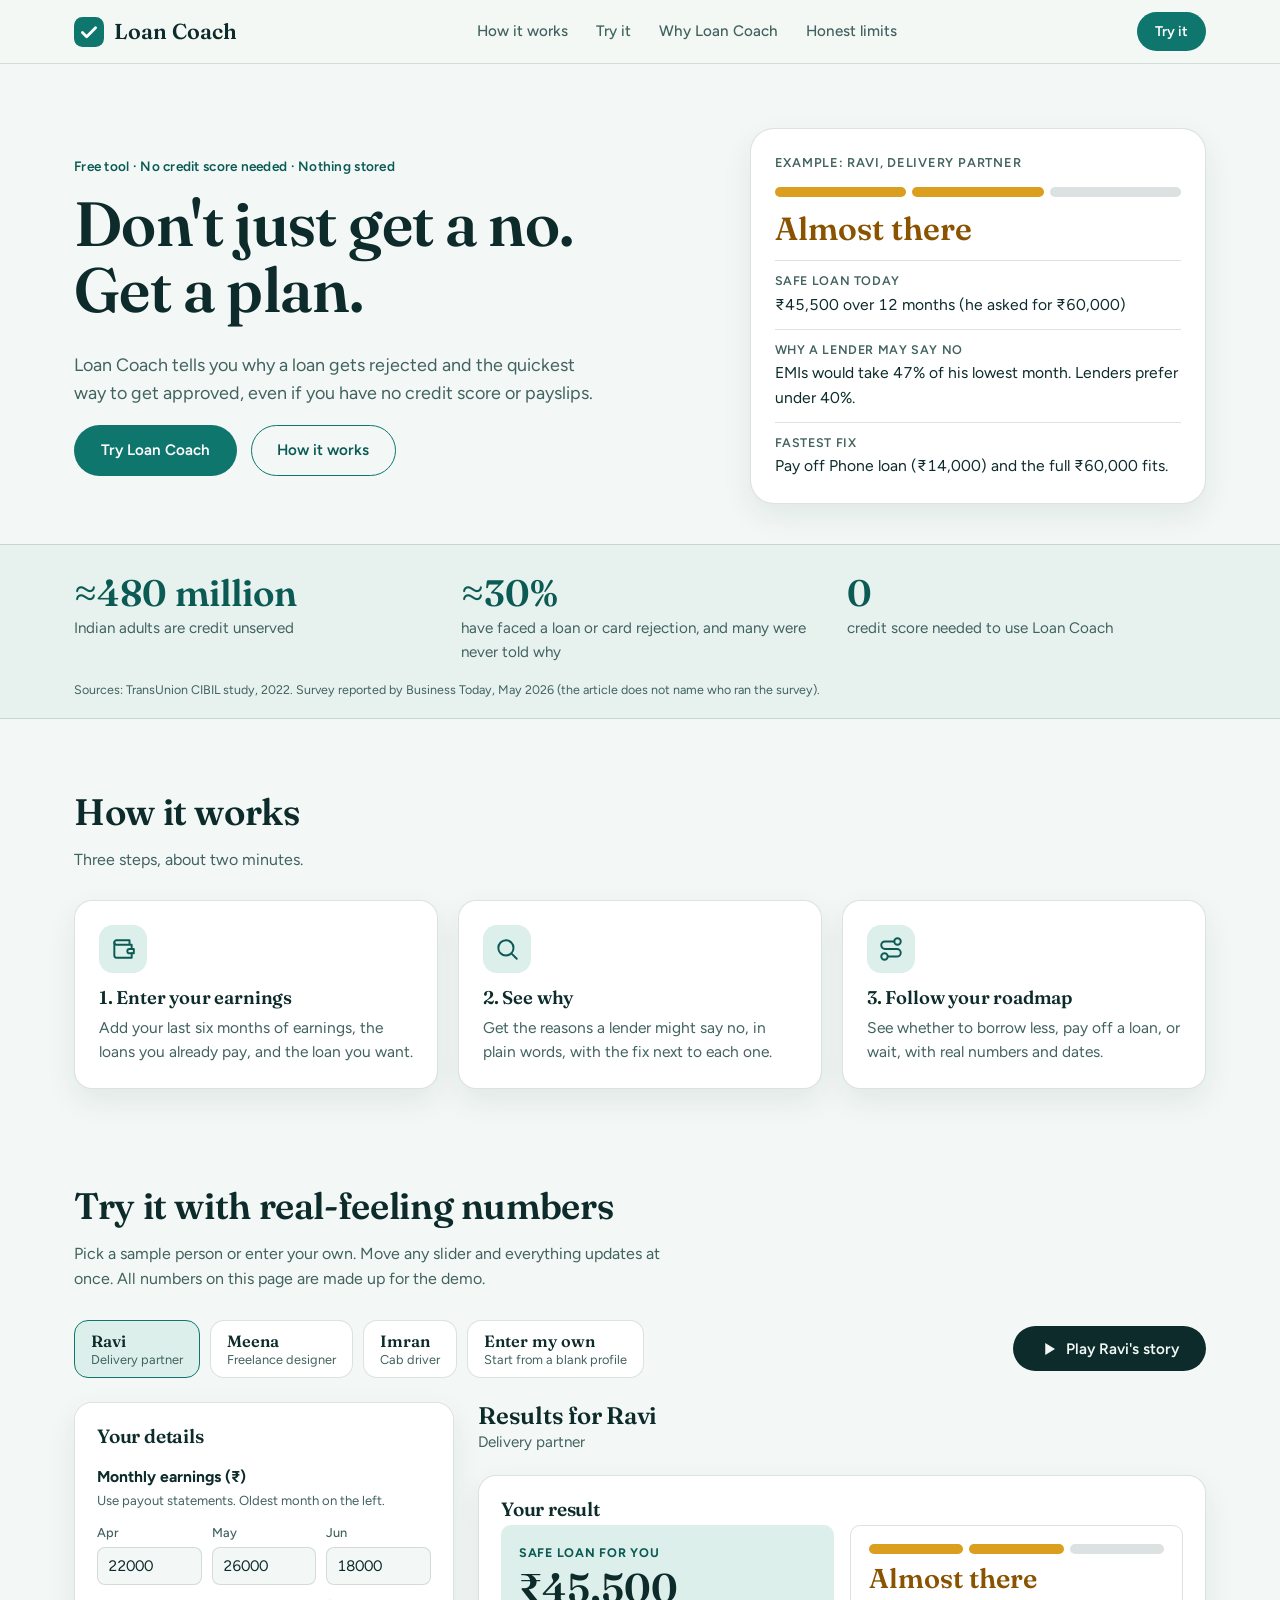
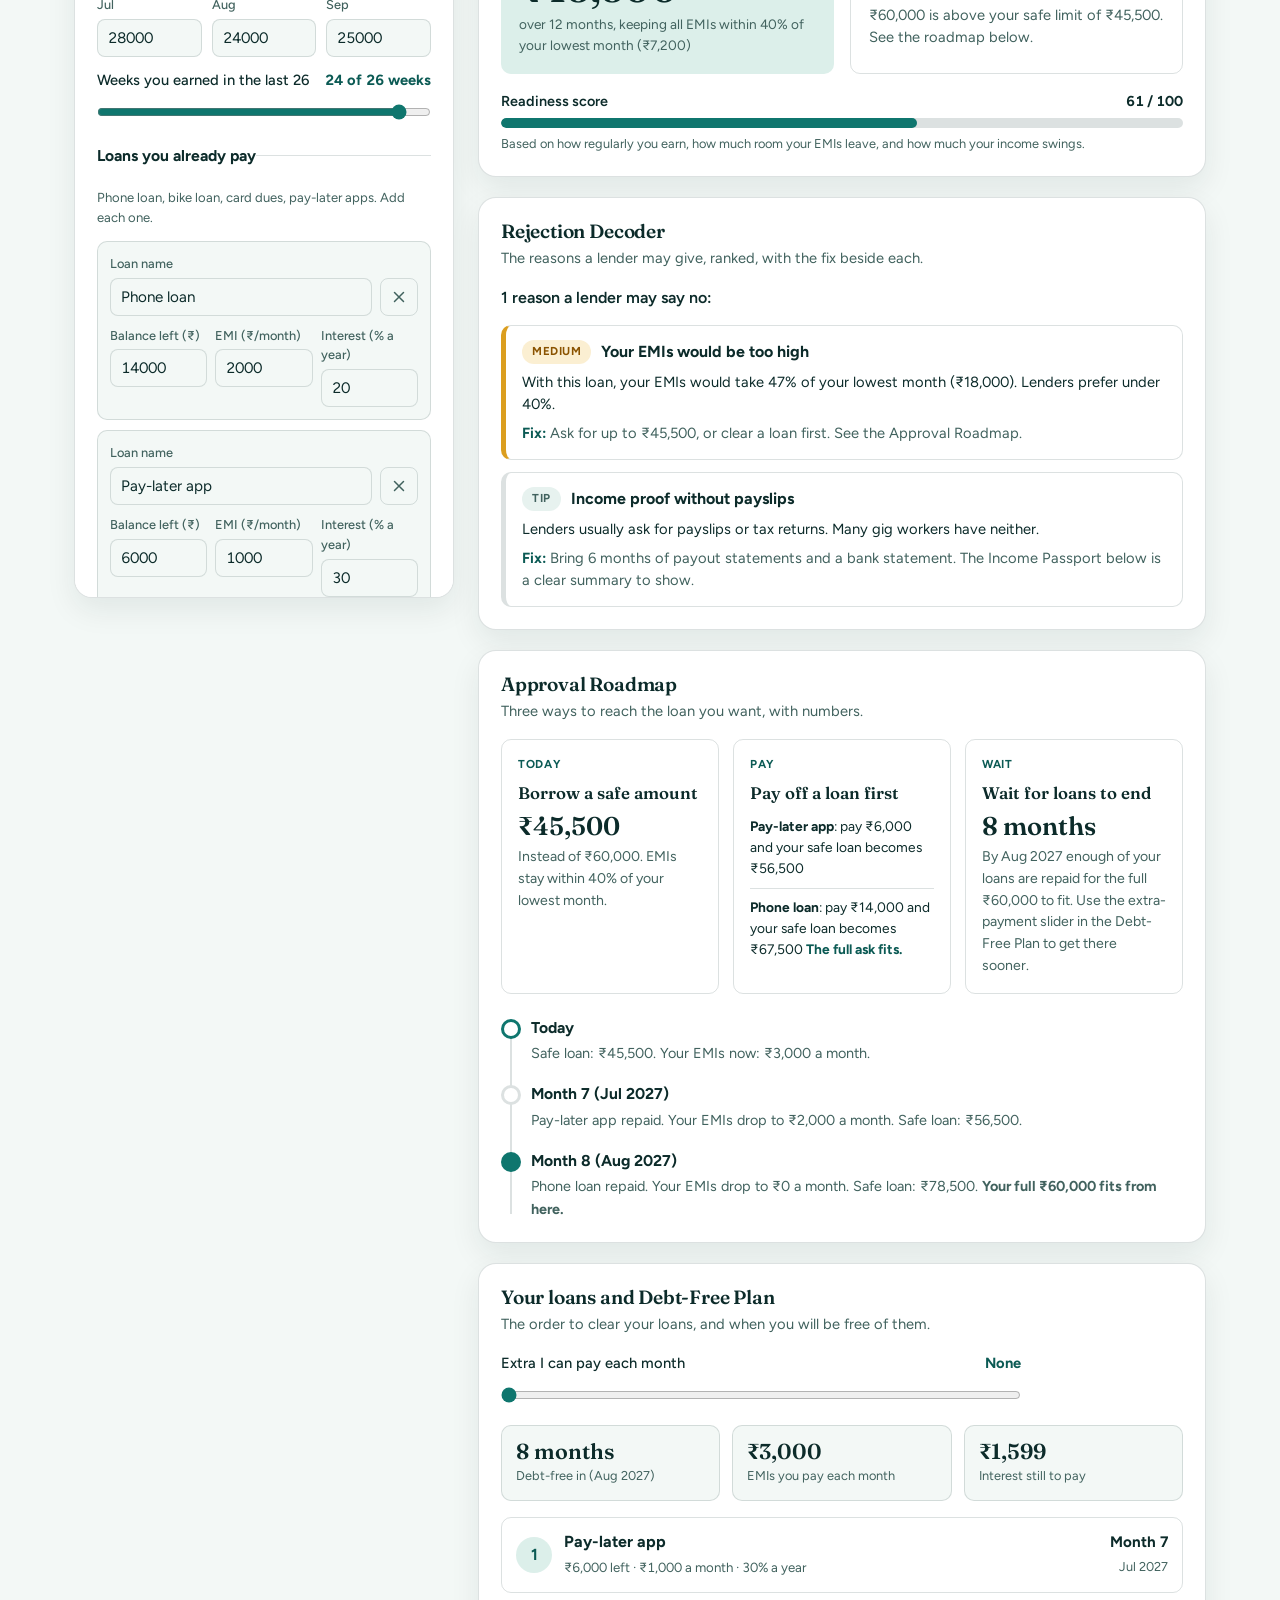
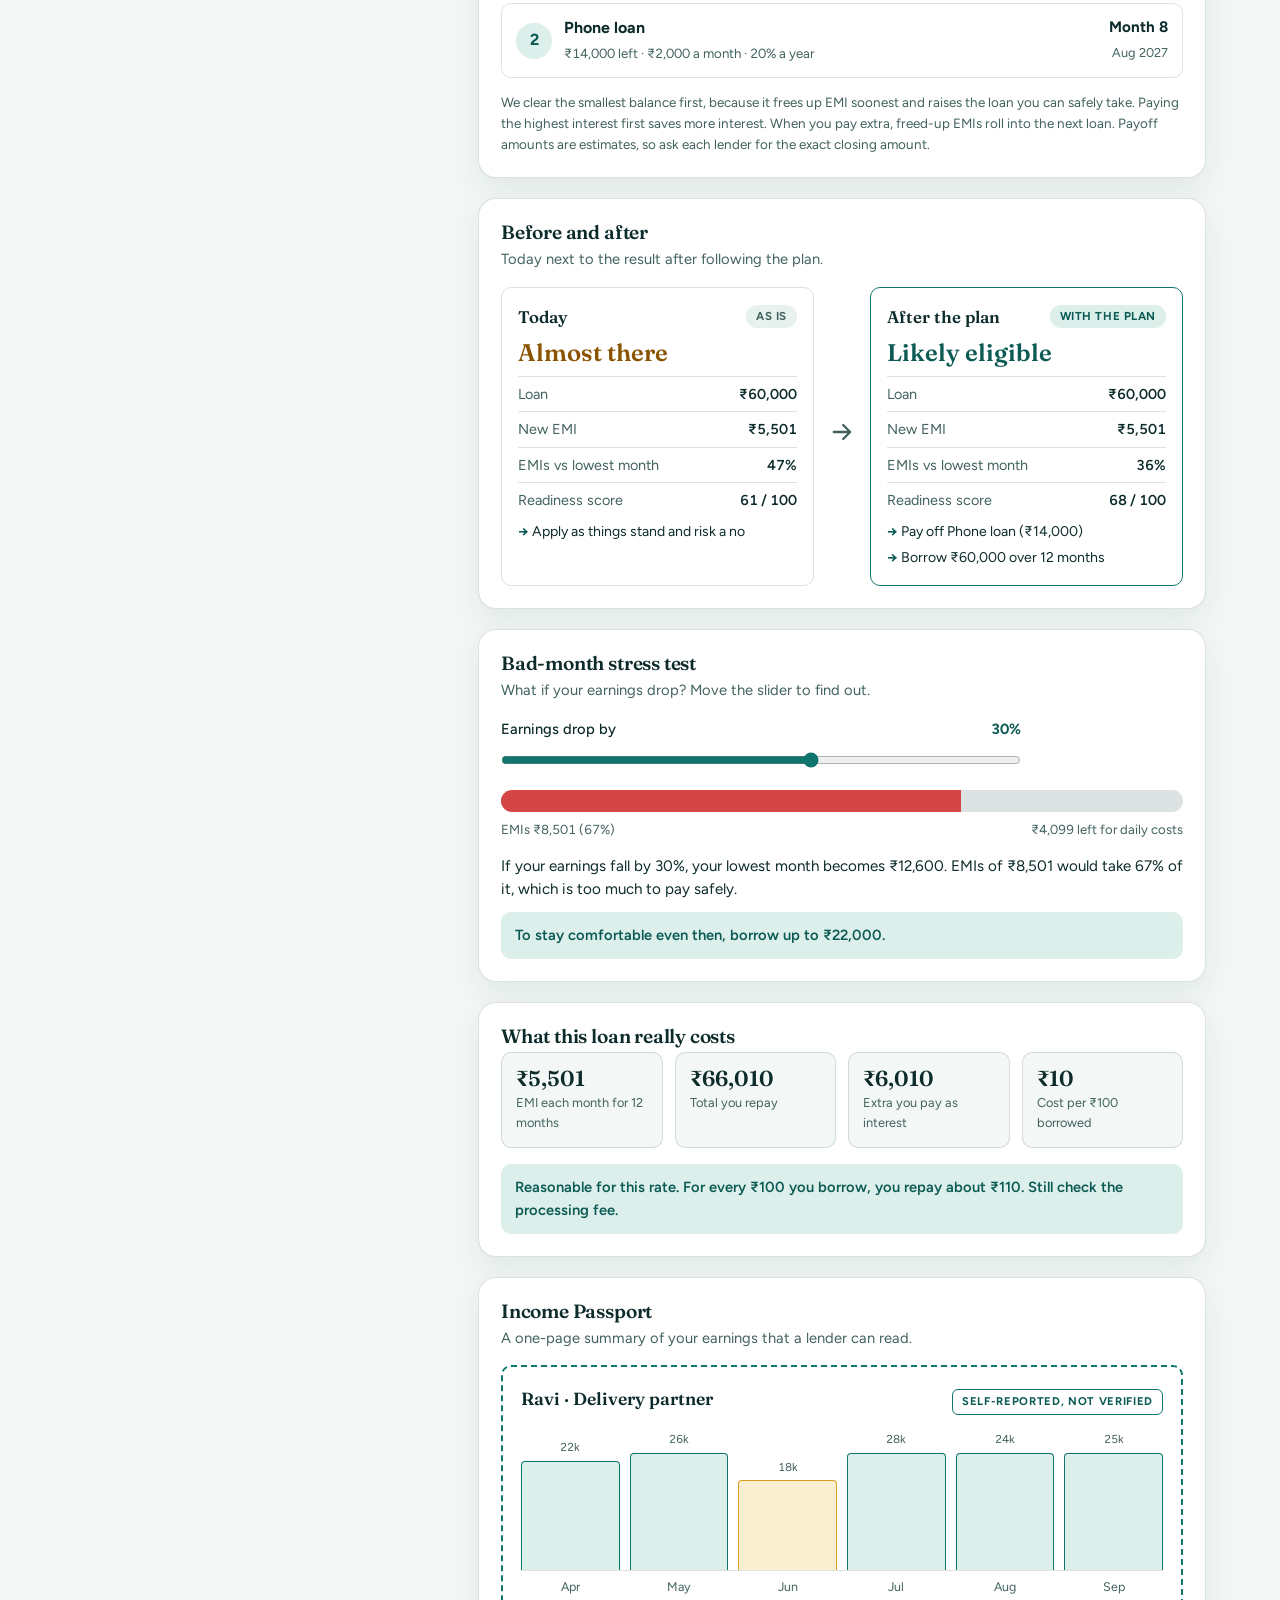
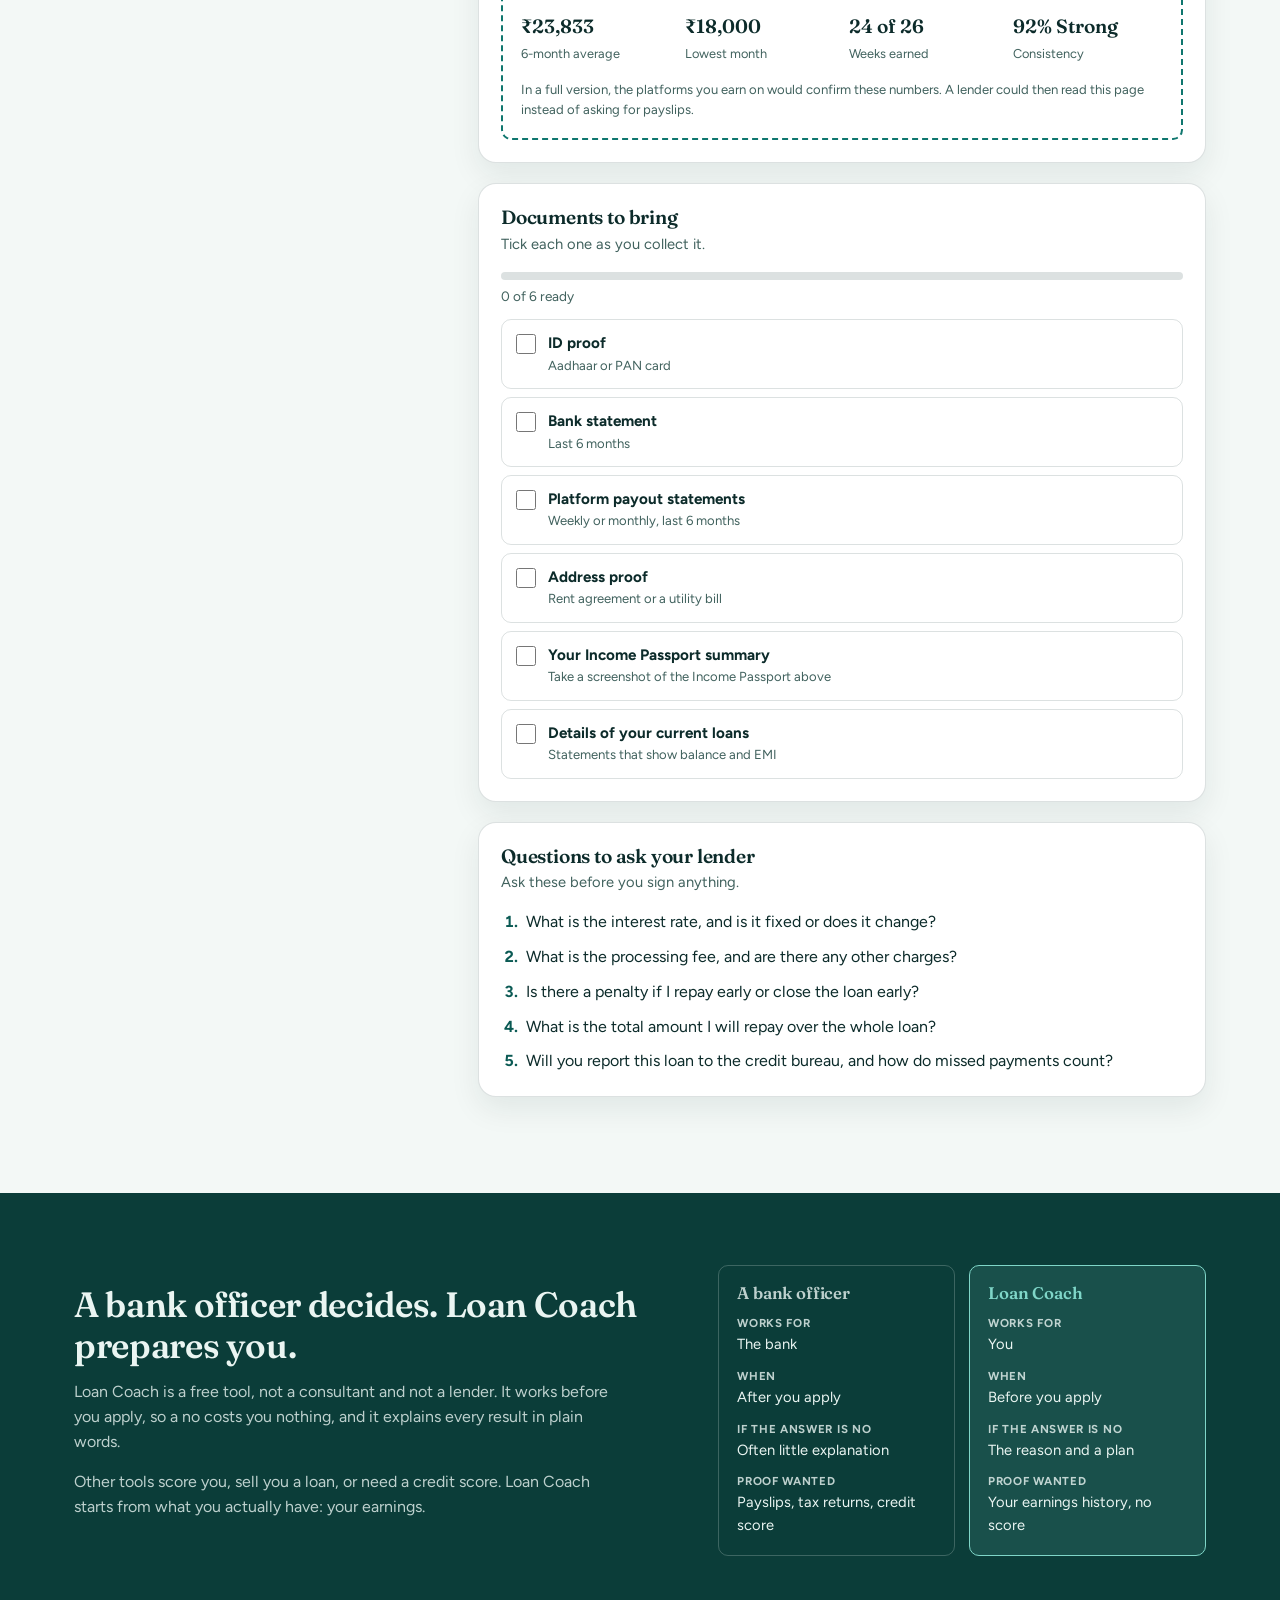
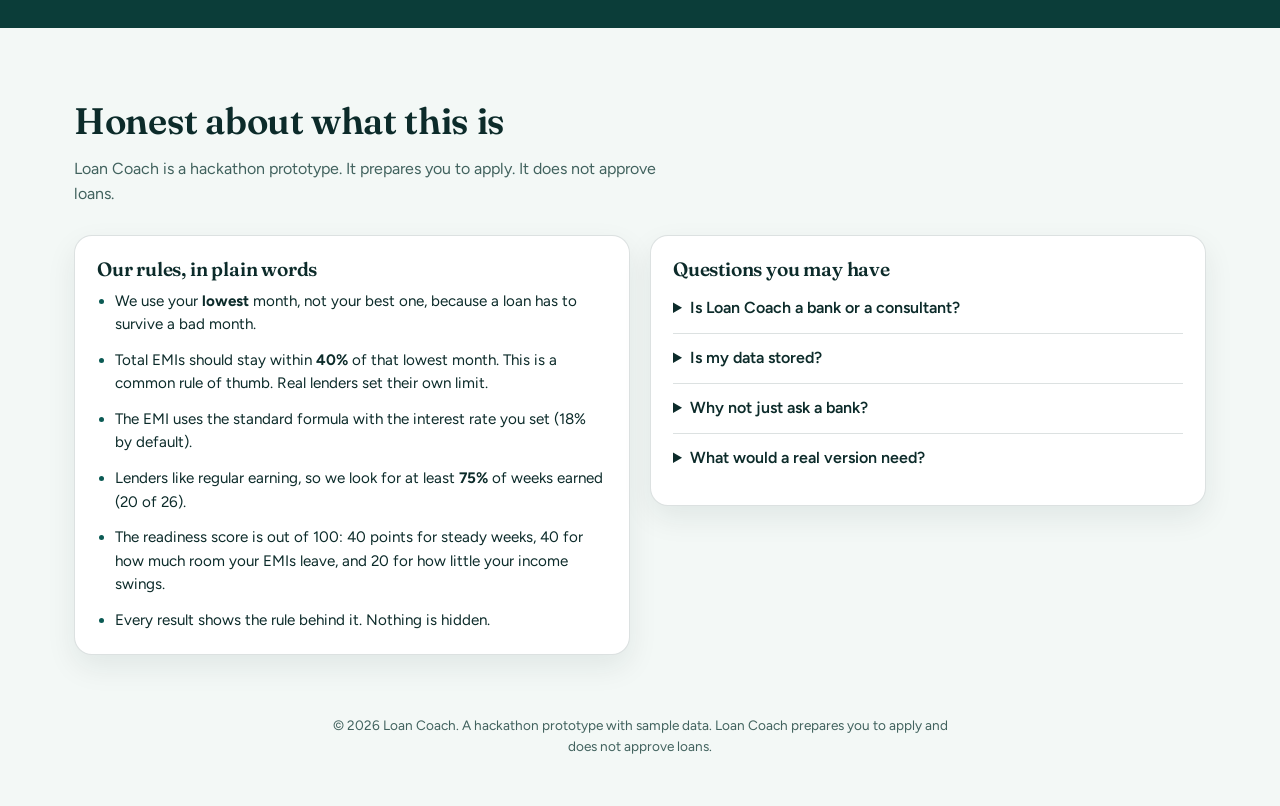
<file: index.html>
<!DOCTYPE html>
<html lang="en">
<head>
<meta charset="UTF-8" />
<meta name="viewport" content="width=device-width, initial-scale=1.0" />
<meta name="color-scheme" content="light dark" />
<meta name="description" content="Loan Coach is a free tool that explains why a loan gets rejected and shows the quickest way to get approved, even with no credit score." />
<title>Loan Coach | Get a plan, not just a no</title>
<link rel="icon" href="data:image/svg+xml,%3Csvg xmlns='http://www.w3.org/2000/svg' viewBox='0 0 32 32'%3E%3Crect width='32' height='32' rx='8' fill='%230F766E'/%3E%3Cpath d='M9 16.5l4.5 4.5L23 11.5' fill='none' stroke='white' stroke-width='3' stroke-linecap='round' stroke-linejoin='round'/%3E%3C/svg%3E" />
<link rel="preconnect" href="https://fonts.googleapis.com" />
<link rel="preconnect" href="https://fonts.gstatic.com" crossorigin />
<link href="https://fonts.googleapis.com/css2?family=Fraunces:opsz,wght@9..144,500;9..144,600&family=Figtree:wght@400;500;600;700&display=swap" rel="stylesheet" />
<link rel="stylesheet" href="style.css" />
</head>
<body>

  <!-- ===== HEADER ===== -->
  <header class="site-header">
    <div class="header-inner">
      <a href="#top" class="logo" aria-label="Loan Coach home">
        <svg class="logo-mark" width="30" height="30" viewBox="0 0 32 32" aria-hidden="true">
          <rect width="32" height="32" rx="9" class="logo-bg"></rect>
          <path d="M9 16.5l4.5 4.5L23 11.5" fill="none" stroke="currentColor" stroke-width="3" stroke-linecap="round" stroke-linejoin="round"></path>
        </svg>
        <span class="brand-name">Loan Coach</span>
      </a>

      <nav class="main-nav" id="mainNav" aria-label="Main">
        <a href="#how">How it works</a>
        <a href="#try">Try it</a>
        <a href="#why">Why Loan Coach</a>
        <a href="#trust">Honest limits</a>
      </nav>

      <div class="header-actions">
        <a href="#try" class="btn btn-primary btn-small">Try it</a>
        <button class="nav-toggle" id="navToggle" type="button" aria-label="Open menu" aria-expanded="false" aria-controls="mainNav">
          <span></span><span></span><span></span>
        </button>
      </div>
    </div>
  </header>

  <main id="top">

    <!-- ===== HERO (the motto) ===== -->
    <section class="hero" id="home">
      <div class="hero-text">
        <p class="hero-kicker">Free tool · No credit score needed · Nothing stored</p>
        <h1>Don't just get a no.<br />Get a plan.</h1>
        <p class="hero-sub">Loan Coach tells you why a loan gets rejected and the quickest way to get approved, even if you have no credit score or payslips.</p>
        <div class="hero-actions">
          <a href="#try" class="btn btn-primary">Try Loan Coach</a>
          <a href="#how" class="btn btn-ghost">How it works</a>
        </div>
      </div>

      <div class="hero-card" aria-label="Example result for Ravi">
        <p class="hero-card-label">Example: Ravi, delivery partner</p>
        <div class="meter lvl-amber" id="hvMeter" aria-hidden="true"><span></span><span></span><span></span></div>
        <p class="hero-verdict" id="hvVerdict">Almost there</p>
        <dl class="hero-rows">
          <div><dt>Safe loan today</dt><dd id="hvSafe">…</dd></div>
          <div><dt>Why a lender may say no</dt><dd id="hvWhy">…</dd></div>
          <div><dt>Fastest fix</dt><dd id="hvPlan">…</dd></div>
        </dl>
      </div>
    </section>

    <!-- ===== FACT STRIP ===== -->
    <section class="facts" aria-label="Why this matters">
      <div class="facts-inner">
        <div class="fact"><span class="num">≈480 million</span><span class="label">Indian adults are credit unserved</span></div>
        <div class="fact"><span class="num">≈30%</span><span class="label">have faced a loan or card rejection, and many were never told why</span></div>
        <div class="fact"><span class="num">0</span><span class="label">credit score needed to use Loan Coach</span></div>
      </div>
      <p class="facts-source">Sources: TransUnion CIBIL study, 2022. Survey reported by Business Today, May 2026 (the article does not name who ran the survey).</p>
    </section>

    <!-- ===== HOW IT WORKS ===== -->
    <section class="section" id="how">
      <div class="section-head">
        <h2>How it works</h2>
        <p>Three steps, about two minutes.</p>
      </div>
      <div class="steps">
        <article class="step-card">
          <span class="step-icon" aria-hidden="true"><svg viewBox="0 0 24 24" width="26" height="26" fill="none" stroke="currentColor" stroke-width="1.8" stroke-linecap="round" stroke-linejoin="round"><path d="M20 12V8H6a2 2 0 0 1 0-4h12v4"/><path d="M4 6v12a2 2 0 0 0 2 2h14v-4"/><path d="M18 12a2 2 0 0 0 0 4h4v-4z"/></svg></span>
          <h3>1. Enter your earnings</h3>
          <p>Add your last six months of earnings, the loans you already pay, and the loan you want.</p>
        </article>
        <article class="step-card">
          <span class="step-icon" aria-hidden="true"><svg viewBox="0 0 24 24" width="26" height="26" fill="none" stroke="currentColor" stroke-width="1.8" stroke-linecap="round" stroke-linejoin="round"><circle cx="11" cy="11" r="7"/><path d="M21 21l-4.3-4.3"/></svg></span>
          <h3>2. See why</h3>
          <p>Get the reasons a lender might say no, in plain words, with the fix next to each one.</p>
        </article>
        <article class="step-card">
          <span class="step-icon" aria-hidden="true"><svg viewBox="0 0 24 24" width="26" height="26" fill="none" stroke="currentColor" stroke-width="1.8" stroke-linecap="round" stroke-linejoin="round"><circle cx="6" cy="19" r="3"/><path d="M9 19h8.5a3.5 3.5 0 0 0 0-7h-11a3.5 3.5 0 0 1 0-7H15"/><circle cx="18" cy="5" r="3"/></svg></span>
          <h3>3. Follow your roadmap</h3>
          <p>See whether to borrow less, pay off a loan, or wait, with real numbers and dates.</p>
        </article>
      </div>
    </section>

    <!-- ===== THE TOOL ===== -->
    <section class="section tool" id="try">
      <div class="section-head">
        <h2>Try it with real-feeling numbers</h2>
        <p>Pick a sample person or enter your own. Move any slider and everything updates at once. All numbers on this page are made up for the demo.</p>
      </div>

      <div class="chips-row">
        <div class="chips" id="personChips" role="group" aria-label="Choose a sample person">
          <button type="button" class="chip" data-person="ravi" aria-pressed="true"><b>Ravi</b><span>Delivery partner</span></button>
          <button type="button" class="chip" data-person="meena" aria-pressed="false"><b>Meena</b><span>Freelance designer</span></button>
          <button type="button" class="chip" data-person="imran" aria-pressed="false"><b>Imran</b><span>Cab driver</span></button>
          <button type="button" class="chip" data-person="custom" aria-pressed="false"><b>Enter my own</b><span>Start from a blank profile</span></button>
        </div>
        <button type="button" class="btn btn-story" id="storyBtn">
          <svg viewBox="0 0 24 24" width="18" height="18" fill="currentColor" aria-hidden="true"><polygon points="7 4 20 12 7 20 7 4"/></svg>
          Play Ravi's story
        </button>
      </div>

      <div class="tool-grid">

        <!-- ---------- INPUTS ---------- -->
        <aside class="panel inputs" aria-label="Your details">
          <h3 class="panel-title">Your details</h3>

          <fieldset class="group">
            <legend>Monthly earnings (₹)</legend>
            <p class="hint">Use payout statements. Oldest month on the left.</p>
            <div class="month-fields" id="monthFields"></div>

            <div class="slider">
              <div class="slider-row"><label for="weeks">Weeks you earned in the last 26</label><output id="weeksOut" for="weeks"></output></div>
              <input type="range" id="weeks" min="0" max="26" step="1" value="24" />
            </div>
          </fieldset>

          <fieldset class="group">
            <legend>Loans you already pay</legend>
            <p class="hint">Phone loan, bike loan, card dues, pay-later apps. Add each one.</p>
            <div id="loansList" class="loans-list"></div>
            <button type="button" class="btn btn-ghost btn-small" id="addLoan">
              <svg viewBox="0 0 24 24" width="16" height="16" fill="none" stroke="currentColor" stroke-width="2.2" stroke-linecap="round" aria-hidden="true"><path d="M12 5v14M5 12h14"/></svg>
              Add a loan
            </button>
          </fieldset>

          <fieldset class="group">
            <legend>The loan you want</legend>
            <div class="slider">
              <div class="slider-row"><label for="loanAmount">Loan amount</label><output id="loanAmountOut" for="loanAmount"></output></div>
              <input type="range" id="loanAmount" min="10000" max="500000" step="5000" value="60000" />
            </div>
            <div class="slider">
              <div class="slider-row"><label for="tenure">Repay over</label><output id="tenureOut" for="tenure"></output></div>
              <input type="range" id="tenure" min="6" max="36" step="3" value="12" />
            </div>
            <label class="field" for="rate">Interest rate (% a year)
              <input type="number" id="rate" min="0" max="60" step="0.5" value="18" inputmode="decimal" />
            </label>
            <p class="hint">The demo assumes 18% a year. Real lenders differ, so check the rate you are offered.</p>
          </fieldset>

          <button type="button" class="btn btn-ghost btn-block" id="resetBtn">Reset this person</button>
        </aside>

        <!-- ---------- RESULTS ---------- -->
        <div class="results">
          <div class="results-head">
            <h3>Results for <span id="who">Ravi</span></h3>
            <p id="whoRole" class="muted">Delivery partner</p>
          </div>

          <section class="card res" id="res-verdict" aria-labelledby="h-verdict">
            <h4 id="h-verdict" class="card-title">Your result</h4>
            <div id="verdictBody"></div>
          </section>

          <section class="card res" id="res-decoder" aria-labelledby="h-decoder">
            <h4 id="h-decoder" class="card-title">Rejection Decoder</h4>
            <p class="card-sub">The reasons a lender may give, ranked, with the fix beside each.</p>
            <div id="decoderBody"></div>
          </section>

          <section class="card res" id="res-roadmap" aria-labelledby="h-roadmap">
            <h4 id="h-roadmap" class="card-title">Approval Roadmap</h4>
            <p class="card-sub">Three ways to reach the loan you want, with numbers.</p>
            <div id="roadmapBody"></div>
          </section>

          <section class="card res" id="res-debt" aria-labelledby="h-debt">
            <h4 id="h-debt" class="card-title">Your loans and Debt-Free Plan</h4>
            <p class="card-sub">The order to clear your loans, and when you will be free of them.</p>
            <div class="slider slider-inline">
              <div class="slider-row"><label for="extra">Extra I can pay each month</label><output id="extraOut" for="extra"></output></div>
              <input type="range" id="extra" min="0" max="10000" step="500" value="0" />
            </div>
            <div id="debtBody"></div>
          </section>

          <section class="card res" id="res-compare" aria-labelledby="h-compare">
            <h4 id="h-compare" class="card-title">Before and after</h4>
            <p class="card-sub">Today next to the result after following the plan.</p>
            <div id="compareBody"></div>
          </section>

          <section class="card res" id="res-stress" aria-labelledby="h-stress">
            <h4 id="h-stress" class="card-title">Bad-month stress test</h4>
            <p class="card-sub">What if your earnings drop? Move the slider to find out.</p>
            <div class="slider slider-inline">
              <div class="slider-row"><label for="drop">Earnings drop by</label><output id="dropOut" for="drop"></output></div>
              <input type="range" id="drop" min="0" max="50" step="5" value="30" />
            </div>
            <div id="stressBody"></div>
          </section>

          <section class="card res" id="res-cost" aria-labelledby="h-cost">
            <h4 id="h-cost" class="card-title">What this loan really costs</h4>
            <div id="costBody"></div>
          </section>

          <section class="card res" id="res-passport" aria-labelledby="h-passport">
            <h4 id="h-passport" class="card-title">Income Passport</h4>
            <p class="card-sub">A one-page summary of your earnings that a lender can read.</p>
            <div id="passportBody"></div>
          </section>

          <section class="card res" id="res-checklist" aria-labelledby="h-checklist">
            <h4 id="h-checklist" class="card-title">Documents to bring</h4>
            <p class="card-sub">Tick each one as you collect it.</p>
            <div class="progress" aria-hidden="true"><span id="checkBar"></span></div>
            <p class="progress-label" id="checkLabel">0 of 6 ready</p>
            <ul class="checklist" id="checklist"></ul>
          </section>

          <section class="card res" id="res-questions" aria-labelledby="h-questions">
            <h4 id="h-questions" class="card-title">Questions to ask your lender</h4>
            <p class="card-sub">Ask these before you sign anything.</p>
            <ol class="questions">
              <li>What is the interest rate, and is it fixed or does it change?</li>
              <li>What is the processing fee, and are there any other charges?</li>
              <li>Is there a penalty if I repay early or close the loan early?</li>
              <li>What is the total amount I will repay over the whole loan?</li>
              <li>Will you report this loan to the credit bureau, and how do missed payments count?</li>
            </ol>
          </section>
        </div>
      </div>
    </section>

    <!-- ===== WHY LOAN COACH (dark band) ===== -->
    <section class="why" id="why">
      <div class="why-inner">
        <div class="why-text">
          <h2>A bank officer decides. Loan Coach prepares you.</h2>
          <p>Loan Coach is a free tool, not a consultant and not a lender. It works before you apply, so a no costs you nothing, and it explains every result in plain words.</p>
          <p>Other tools score you, sell you a loan, or need a credit score. Loan Coach starts from what you actually have: your earnings.</p>
        </div>
        <div class="vs">
          <div class="vs-col">
            <h3>A bank officer</h3>
            <ul>
              <li><b>Works for</b>The bank</li>
              <li><b>When</b>After you apply</li>
              <li><b>If the answer is no</b>Often little explanation</li>
              <li><b>Proof wanted</b>Payslips, tax returns, credit score</li>
            </ul>
          </div>
          <div class="vs-col vs-us">
            <h3 class="brand-name">Loan Coach</h3>
            <ul>
              <li><b>Works for</b>You</li>
              <li><b>When</b>Before you apply</li>
              <li><b>If the answer is no</b>The reason and a plan</li>
              <li><b>Proof wanted</b>Your earnings history, no score</li>
            </ul>
          </div>
        </div>
      </div>
    </section>

    <!-- ===== TRUST AND LIMITS ===== -->
    <section class="section" id="trust">
      <div class="section-head">
        <h2>Honest about what this is</h2>
        <p>Loan Coach is a hackathon prototype. It prepares you to apply. It does not approve loans.</p>
      </div>

      <div class="trust-grid">
        <article class="card">
          <h3 class="card-title">Our rules, in plain words</h3>
          <ul class="rules">
            <li>We use your <b>lowest</b> month, not your best one, because a loan has to survive a bad month.</li>
            <li>Total EMIs should stay within <b>40%</b> of that lowest month. This is a common rule of thumb. Real lenders set their own limit.</li>
            <li>The EMI uses the standard formula with the interest rate you set (18% by default).</li>
            <li>Lenders like regular earning, so we look for at least <b>75%</b> of weeks earned (20 of 26).</li>
            <li>The readiness score is out of 100: 40 points for steady weeks, 40 for how much room your EMIs leave, and 20 for how little your income swings.</li>
            <li>Every result shows the rule behind it. Nothing is hidden.</li>
          </ul>
        </article>

        <article class="card">
          <h3 class="card-title">Questions you may have</h3>
          <details>
            <summary>Is Loan Coach a bank or a consultant?</summary>
            <p>Neither. It is a free tool. It does not lend money, take fees or give legal advice.</p>
          </details>
          <details>
            <summary>Is my data stored?</summary>
            <p>No. Everything you type stays in your browser while the page is open. There is no account and no database.</p>
          </details>
          <details>
            <summary>Why not just ask a bank?</summary>
            <p>A bank decides after you apply. Loan Coach helps you prepare before you apply, so a rejection does not catch you by surprise.</p>
          </details>
          <details>
            <summary>What would a real version need?</summary>
            <p>Consented bank and UPI data through India's Account Aggregator system, and income confirmed by the platforms people earn on. This prototype uses numbers you type.</p>
          </details>
        </article>
      </div>
    </section>

  </main>

  <footer class="site-footer">
    <p>&copy; <span id="year">2026</span> <span class="brand-name">Loan Coach</span>. A hackathon prototype with sample data. Loan Coach prepares you to apply and does not approve loans.</p>
  </footer>

  <!-- ===== STORY MODE BAR ===== -->
  <div class="story-bar" id="storyBar" role="dialog" aria-label="Ravi's story" hidden>
    <div class="story-inner">
      <p class="story-step" id="storyStep">Step 1 of 7</p>
      <p class="story-text" id="storyText"></p>
      <div class="story-actions">
        <button type="button" class="btn btn-ghost btn-small" id="storyPrev">Back</button>
        <button type="button" class="btn btn-primary btn-small" id="storyNext">Next</button>
        <button type="button" class="btn btn-quiet btn-small" id="storyClose">Close</button>
      </div>
    </div>
  </div>

  <script src="script.js"></script>
</body>
</html>
</file>
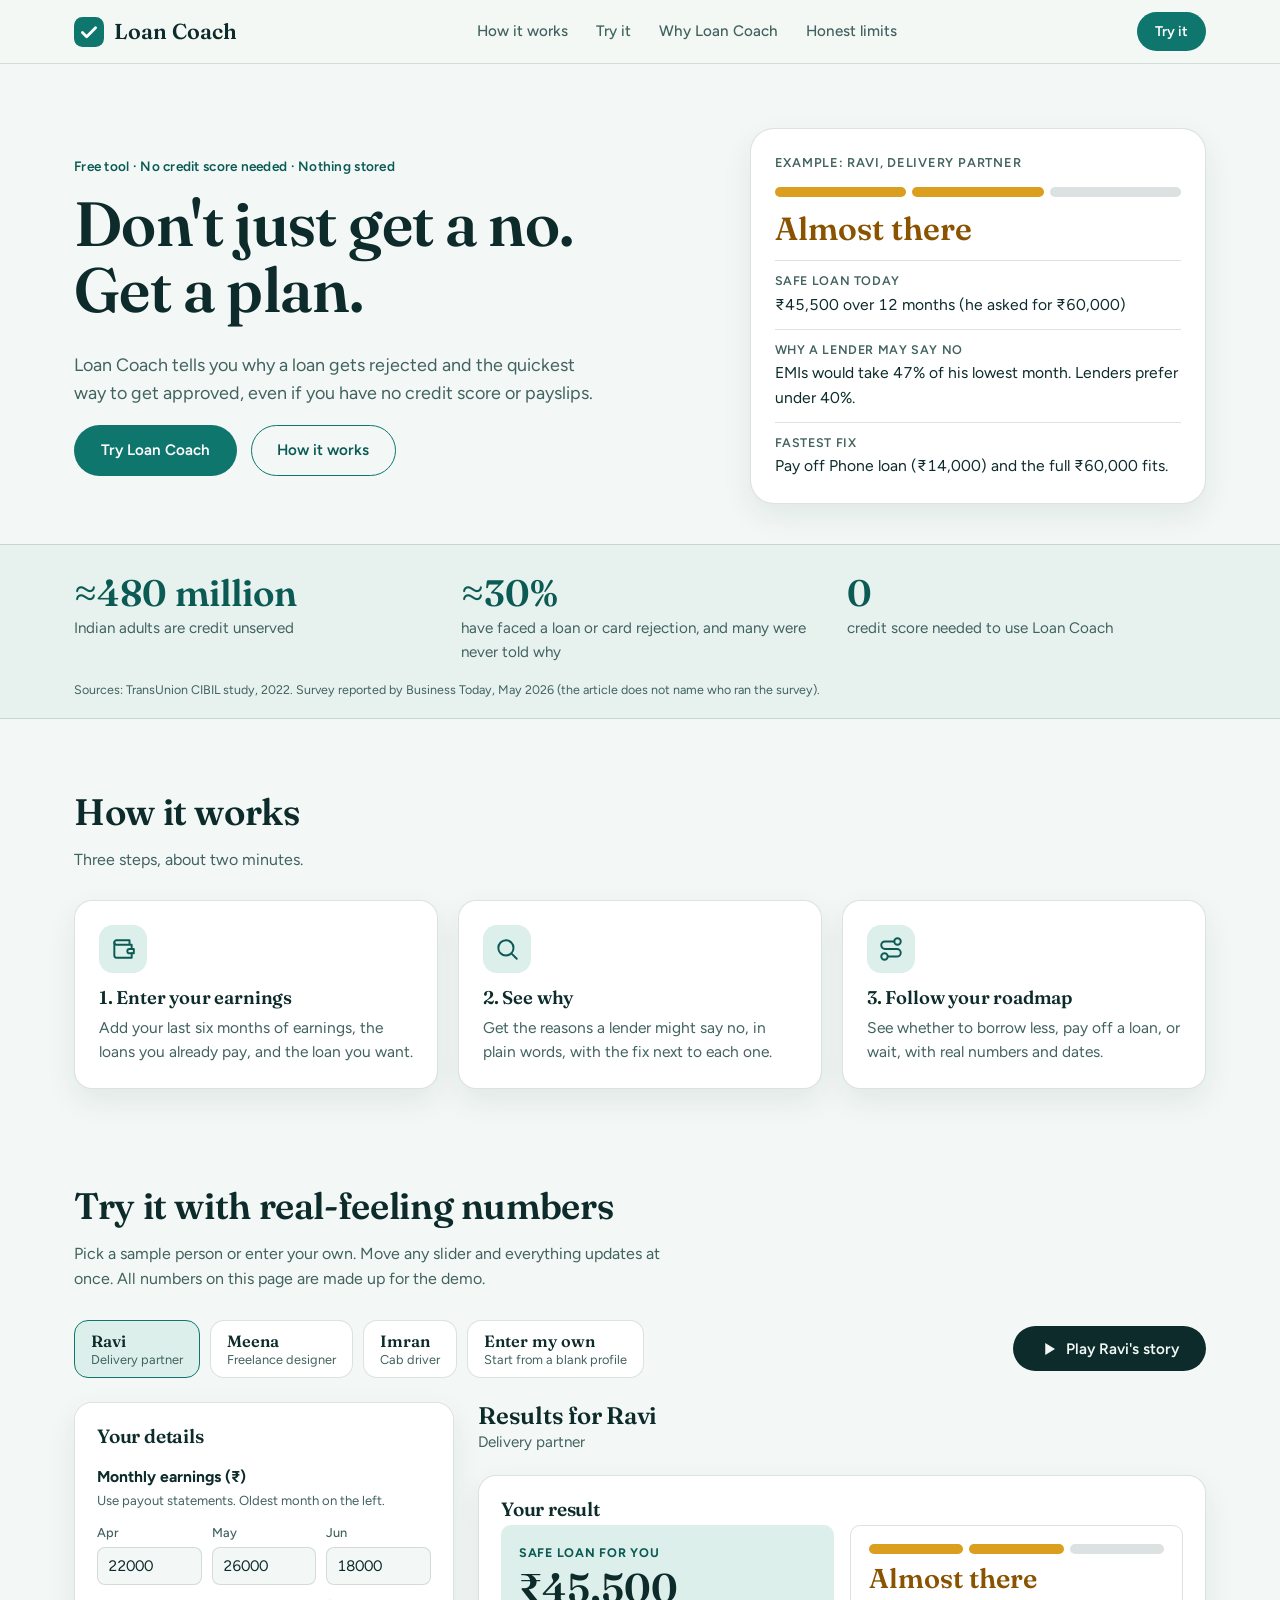
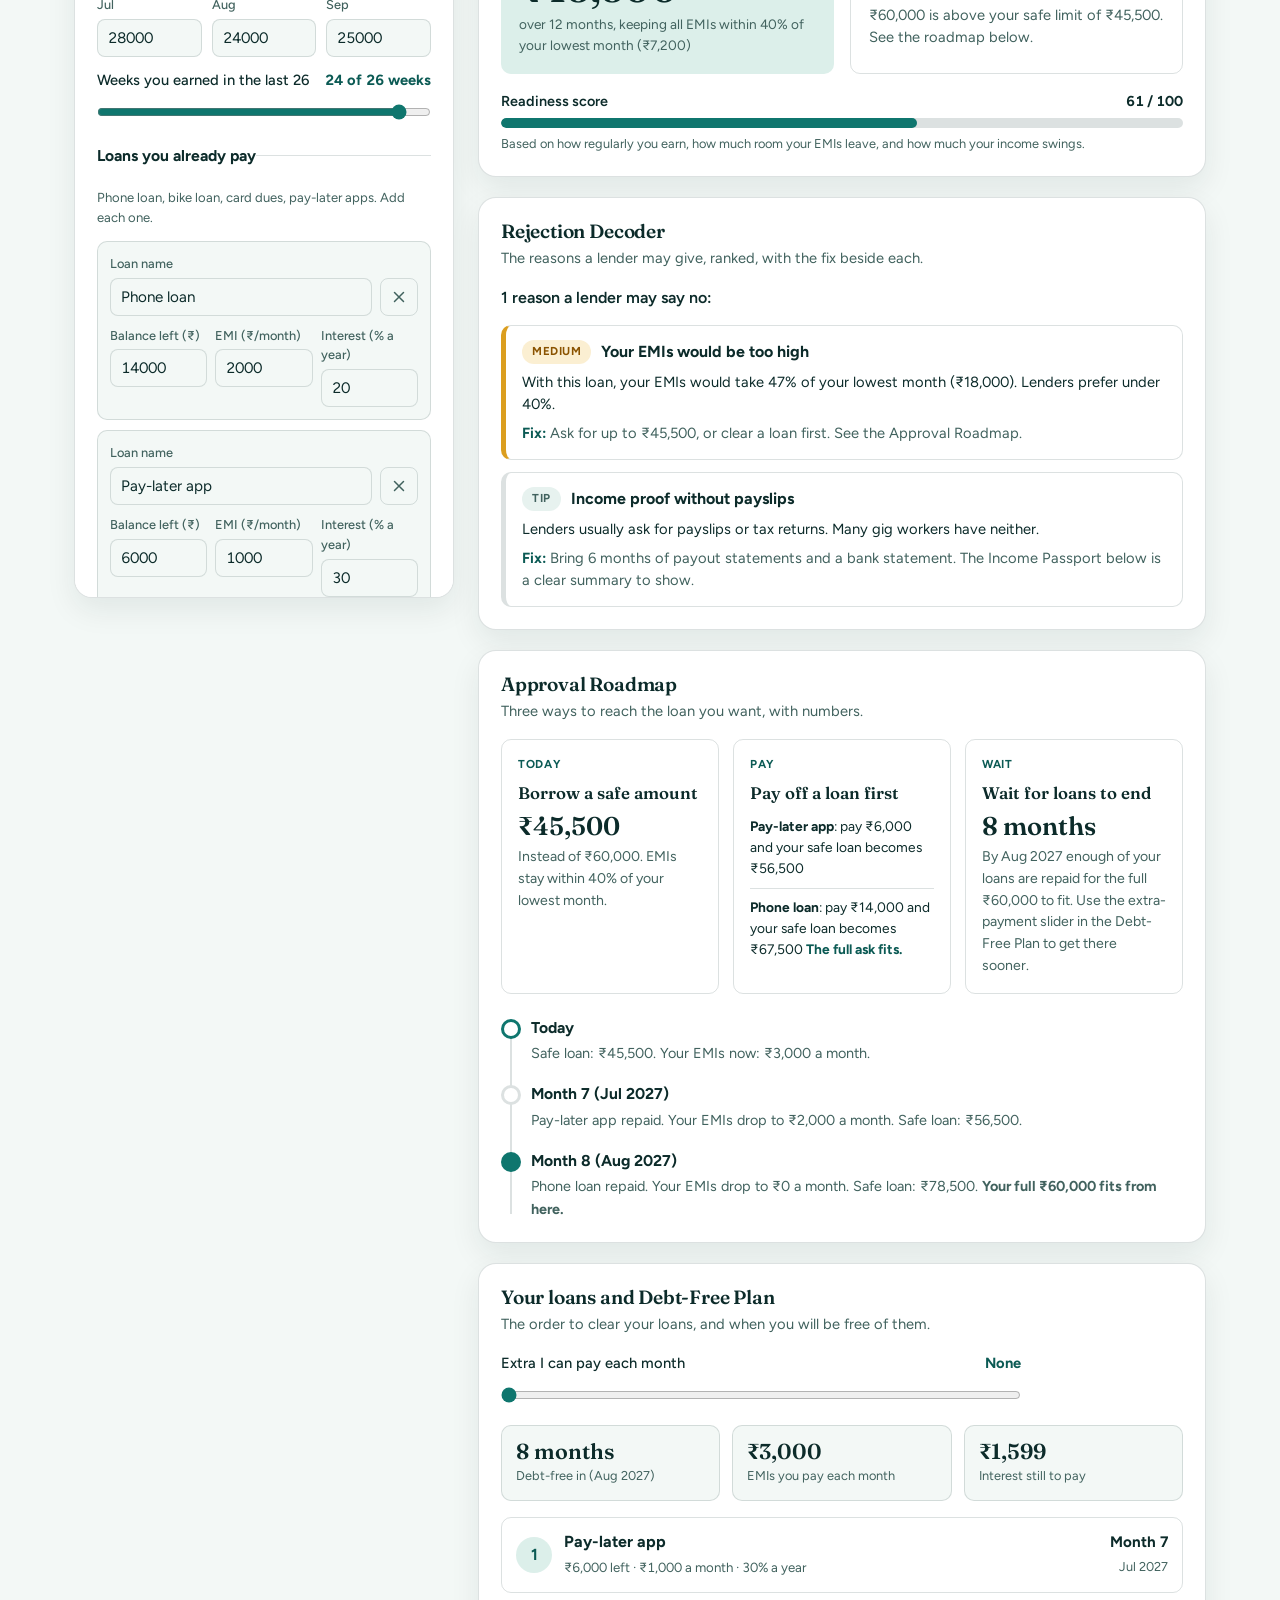
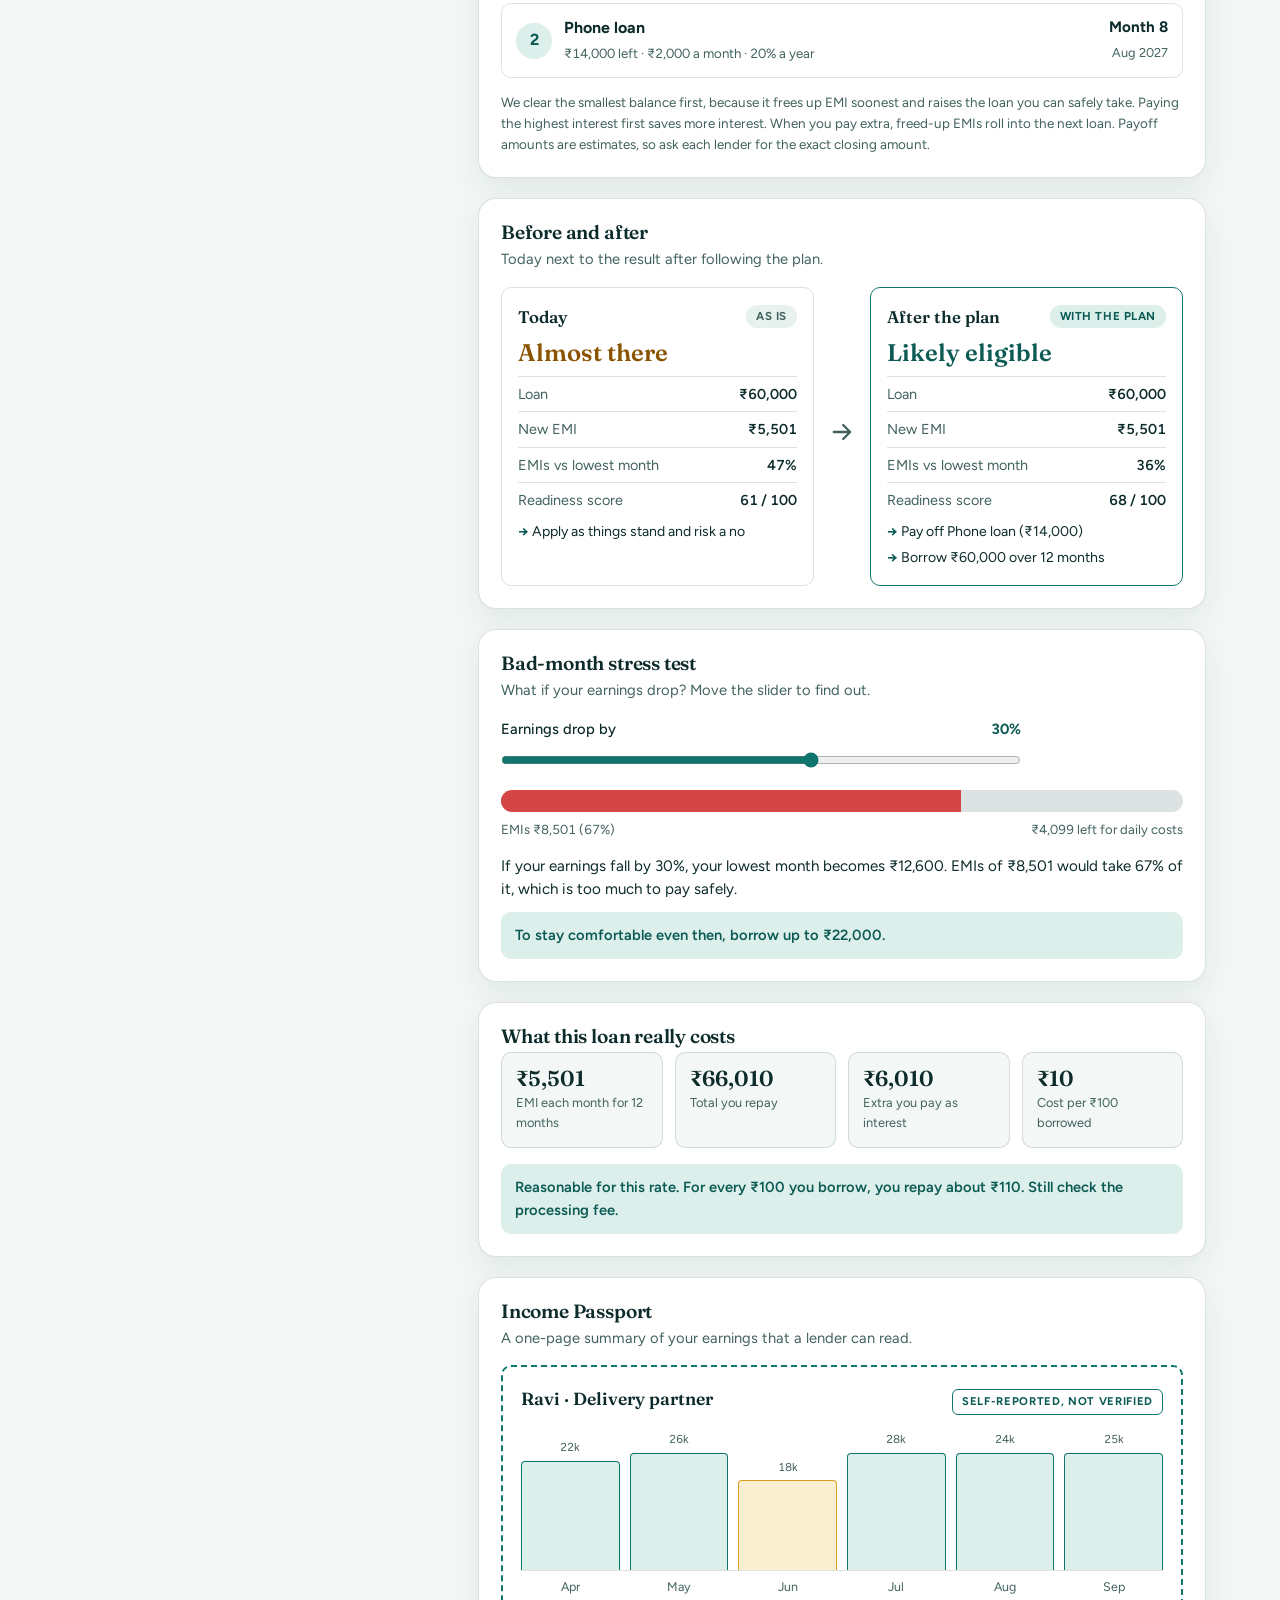
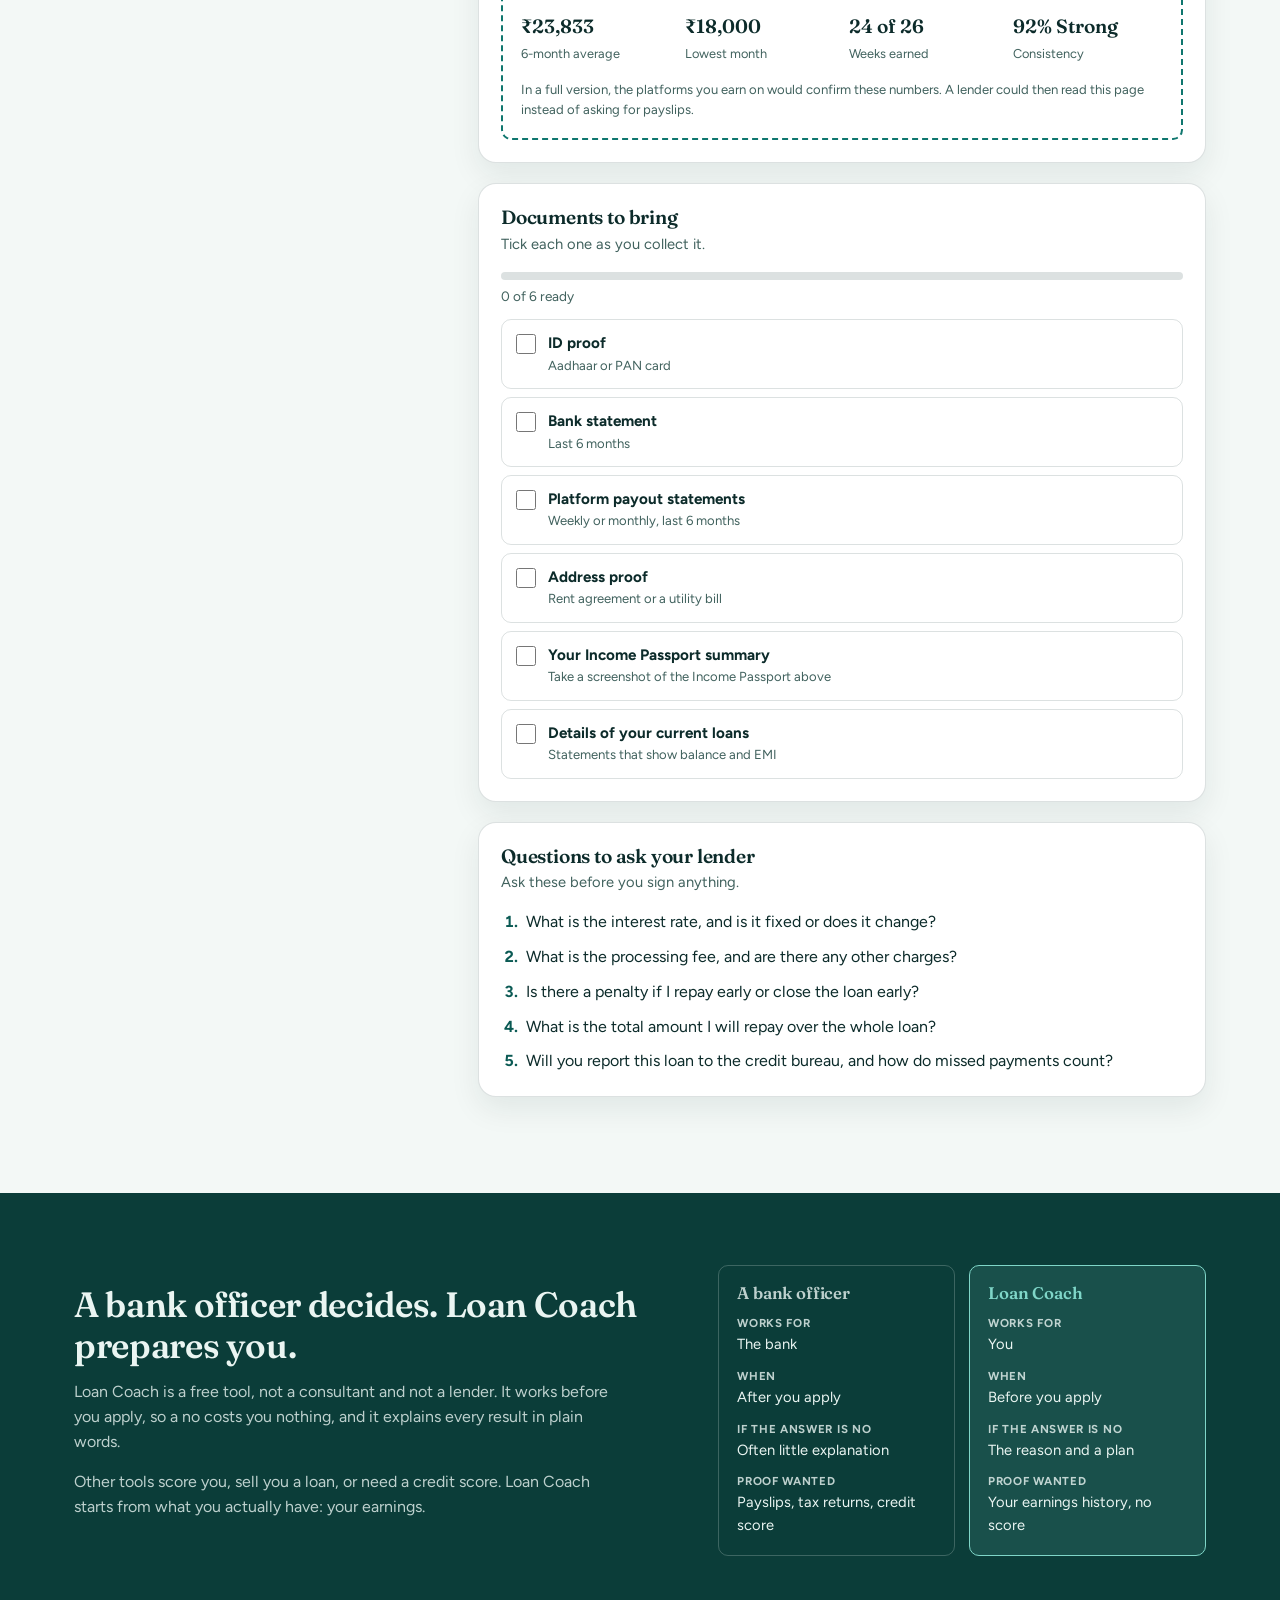
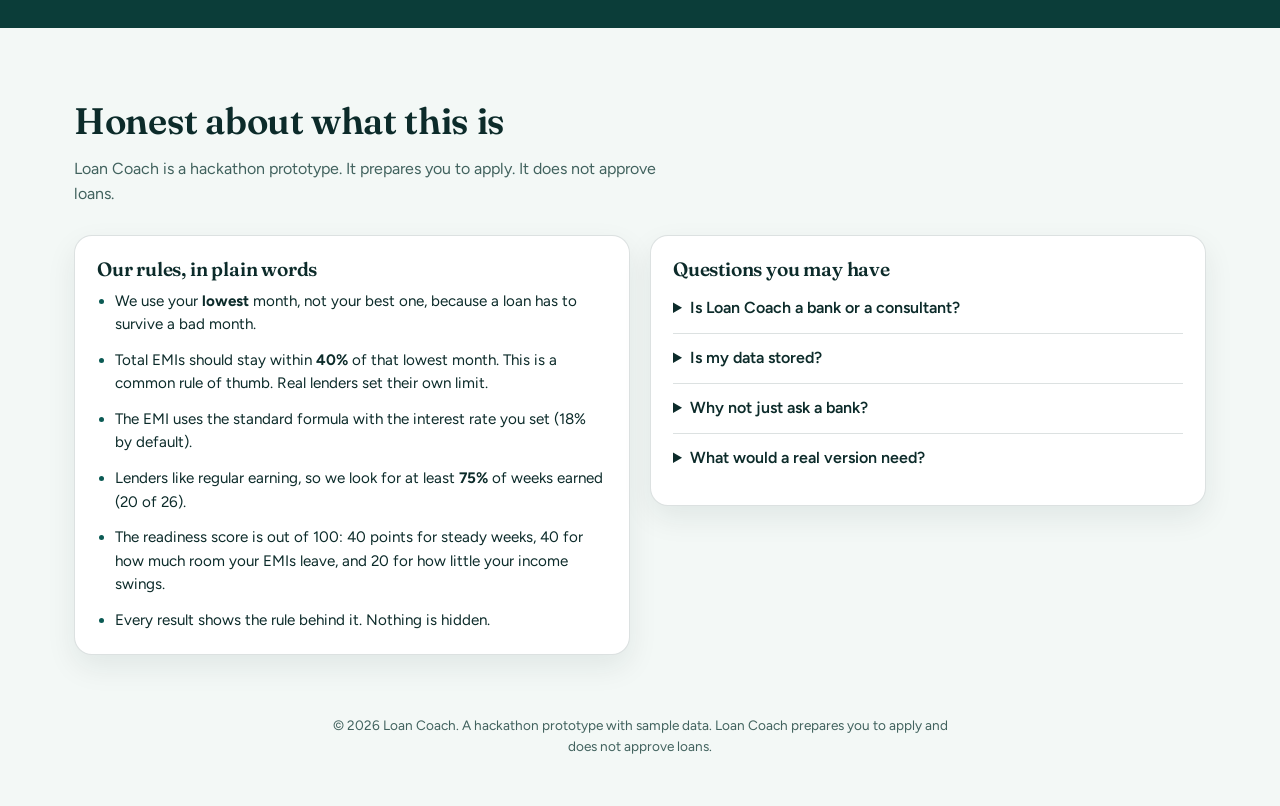
<file: index (2).html>
<!DOCTYPE html>
<html lang="en">
<head>
<meta charset="UTF-8" />
<meta name="viewport" content="width=device-width, initial-scale=1.0" />
<meta name="color-scheme" content="light dark" />
<meta name="description" content="Loan Coach is a free tool that explains why a loan gets rejected and shows the quickest way to get approved, even with no credit score." />
<title>Loan Coach | Get a plan, not just a no</title>
<link rel="icon" href="data:image/svg+xml,%3Csvg xmlns='http://www.w3.org/2000/svg' viewBox='0 0 32 32'%3E%3Crect width='32' height='32' rx='8' fill='%230F766E'/%3E%3Cpath d='M9 16.5l4.5 4.5L23 11.5' fill='none' stroke='white' stroke-width='3' stroke-linecap='round' stroke-linejoin='round'/%3E%3C/svg%3E" />
<link rel="preconnect" href="https://fonts.googleapis.com" />
<link rel="preconnect" href="https://fonts.gstatic.com" crossorigin />
<link href="https://fonts.googleapis.com/css2?family=Fraunces:opsz,wght@9..144,500;9..144,600&family=Figtree:wght@400;500;600;700&display=swap" rel="stylesheet" />
<link rel="stylesheet" href="style.css" />
</head>
<body>

  <!-- ===== HEADER ===== -->
  <header class="site-header">
    <div class="header-inner">
      <a href="#top" class="logo" aria-label="Loan Coach home">
        <svg class="logo-mark" width="30" height="30" viewBox="0 0 32 32" aria-hidden="true">
          <rect width="32" height="32" rx="9" class="logo-bg"></rect>
          <path d="M9 16.5l4.5 4.5L23 11.5" fill="none" stroke="currentColor" stroke-width="3" stroke-linecap="round" stroke-linejoin="round"></path>
        </svg>
        <span class="brand-name">Loan Coach</span>
      </a>

      <nav class="main-nav" id="mainNav" aria-label="Main">
        <a href="#how">How it works</a>
        <a href="#try">Try it</a>
        <a href="#why">Why Loan Coach</a>
        <a href="#trust">Honest limits</a>
      </nav>

      <div class="header-actions">
        <a href="#try" class="btn btn-primary btn-small">Try it</a>
        <button class="nav-toggle" id="navToggle" type="button" aria-label="Open menu" aria-expanded="false" aria-controls="mainNav">
          <span></span><span></span><span></span>
        </button>
      </div>
    </div>
  </header>

  <main id="top">

    <!-- ===== HERO (the motto) ===== -->
    <section class="hero" id="home">
      <div class="hero-text">
        <p class="hero-kicker">Free tool · No credit score needed · Nothing stored</p>
        <h1>Don't just get a no.<br />Get a plan.</h1>
        <p class="hero-sub">Loan Coach tells you why a loan gets rejected and the quickest way to get approved, even if you have no credit score or payslips.</p>
        <div class="hero-actions">
          <a href="#try" class="btn btn-primary">Try Loan Coach</a>
          <a href="#how" class="btn btn-ghost">How it works</a>
        </div>
      </div>

      <div class="hero-card" aria-label="Example result for Ravi">
        <p class="hero-card-label">Example: Ravi, delivery partner</p>
        <div class="meter lvl-amber" id="hvMeter" aria-hidden="true"><span></span><span></span><span></span></div>
        <p class="hero-verdict" id="hvVerdict">Almost there</p>
        <dl class="hero-rows">
          <div><dt>Safe loan today</dt><dd id="hvSafe">…</dd></div>
          <div><dt>Why a lender may say no</dt><dd id="hvWhy">…</dd></div>
          <div><dt>Fastest fix</dt><dd id="hvPlan">…</dd></div>
        </dl>
      </div>
    </section>

    <!-- ===== FACT STRIP ===== -->
    <section class="facts" aria-label="Why this matters">
      <div class="facts-inner">
        <div class="fact"><span class="num">≈480 million</span><span class="label">Indian adults are credit unserved</span></div>
        <div class="fact"><span class="num">≈30%</span><span class="label">have faced a loan or card rejection, and many were never told why</span></div>
        <div class="fact"><span class="num">0</span><span class="label">credit score needed to use Loan Coach</span></div>
      </div>
      <p class="facts-source">Sources: TransUnion CIBIL study, 2022. Survey reported by Business Today, May 2026 (the article does not name who ran the survey).</p>
    </section>

    <!-- ===== HOW IT WORKS ===== -->
    <section class="section" id="how">
      <div class="section-head">
        <h2>How it works</h2>
        <p>Three steps, about two minutes.</p>
      </div>
      <div class="steps">
        <article class="step-card">
          <span class="step-icon" aria-hidden="true"><svg viewBox="0 0 24 24" width="26" height="26" fill="none" stroke="currentColor" stroke-width="1.8" stroke-linecap="round" stroke-linejoin="round"><path d="M20 12V8H6a2 2 0 0 1 0-4h12v4"/><path d="M4 6v12a2 2 0 0 0 2 2h14v-4"/><path d="M18 12a2 2 0 0 0 0 4h4v-4z"/></svg></span>
          <h3>1. Enter your earnings</h3>
          <p>Add your last six months of earnings, the loans you already pay, and the loan you want.</p>
        </article>
        <article class="step-card">
          <span class="step-icon" aria-hidden="true"><svg viewBox="0 0 24 24" width="26" height="26" fill="none" stroke="currentColor" stroke-width="1.8" stroke-linecap="round" stroke-linejoin="round"><circle cx="11" cy="11" r="7"/><path d="M21 21l-4.3-4.3"/></svg></span>
          <h3>2. See why</h3>
          <p>Get the reasons a lender might say no, in plain words, with the fix next to each one.</p>
        </article>
        <article class="step-card">
          <span class="step-icon" aria-hidden="true"><svg viewBox="0 0 24 24" width="26" height="26" fill="none" stroke="currentColor" stroke-width="1.8" stroke-linecap="round" stroke-linejoin="round"><circle cx="6" cy="19" r="3"/><path d="M9 19h8.5a3.5 3.5 0 0 0 0-7h-11a3.5 3.5 0 0 1 0-7H15"/><circle cx="18" cy="5" r="3"/></svg></span>
          <h3>3. Follow your roadmap</h3>
          <p>See whether to borrow less, pay off a loan, or wait, with real numbers and dates.</p>
        </article>
      </div>
    </section>

    <!-- ===== THE TOOL ===== -->
    <section class="section tool" id="try">
      <div class="section-head">
        <h2>Try it with real-feeling numbers</h2>
        <p>Pick a sample person or enter your own. Move any slider and everything updates at once. All numbers on this page are made up for the demo.</p>
      </div>

      <div class="chips-row">
        <div class="chips" id="personChips" role="group" aria-label="Choose a sample person">
          <button type="button" class="chip" data-person="ravi" aria-pressed="true"><b>Ravi</b><span>Delivery partner</span></button>
          <button type="button" class="chip" data-person="meena" aria-pressed="false"><b>Meena</b><span>Freelance designer</span></button>
          <button type="button" class="chip" data-person="imran" aria-pressed="false"><b>Imran</b><span>Cab driver</span></button>
          <button type="button" class="chip" data-person="custom" aria-pressed="false"><b>Enter my own</b><span>Start from a blank profile</span></button>
        </div>
        <button type="button" class="btn btn-story" id="storyBtn">
          <svg viewBox="0 0 24 24" width="18" height="18" fill="currentColor" aria-hidden="true"><polygon points="7 4 20 12 7 20 7 4"/></svg>
          Play Ravi's story
        </button>
      </div>

      <div class="tool-grid">

        <!-- ---------- INPUTS ---------- -->
        <aside class="panel inputs" aria-label="Your details">
          <h3 class="panel-title">Your details</h3>

          <fieldset class="group">
            <legend>Monthly earnings (₹)</legend>
            <p class="hint">Use payout statements. Oldest month on the left.</p>
            <div class="month-fields" id="monthFields"></div>

            <div class="slider">
              <div class="slider-row"><label for="weeks">Weeks you earned in the last 26</label><output id="weeksOut" for="weeks"></output></div>
              <input type="range" id="weeks" min="0" max="26" step="1" value="24" />
            </div>
          </fieldset>

          <fieldset class="group">
            <legend>Loans you already pay</legend>
            <p class="hint">Phone loan, bike loan, card dues, pay-later apps. Add each one.</p>
            <div id="loansList" class="loans-list"></div>
            <button type="button" class="btn btn-ghost btn-small" id="addLoan">
              <svg viewBox="0 0 24 24" width="16" height="16" fill="none" stroke="currentColor" stroke-width="2.2" stroke-linecap="round" aria-hidden="true"><path d="M12 5v14M5 12h14"/></svg>
              Add a loan
            </button>
          </fieldset>

          <fieldset class="group">
            <legend>The loan you want</legend>
            <div class="slider">
              <div class="slider-row"><label for="loanAmount">Loan amount</label><output id="loanAmountOut" for="loanAmount"></output></div>
              <input type="range" id="loanAmount" min="10000" max="500000" step="5000" value="60000" />
            </div>
            <div class="slider">
              <div class="slider-row"><label for="tenure">Repay over</label><output id="tenureOut" for="tenure"></output></div>
              <input type="range" id="tenure" min="6" max="36" step="3" value="12" />
            </div>
            <label class="field" for="rate">Interest rate (% a year)
              <input type="number" id="rate" min="0" max="60" step="0.5" value="18" inputmode="decimal" />
            </label>
            <p class="hint">The demo assumes 18% a year. Real lenders differ, so check the rate you are offered.</p>
          </fieldset>

          <button type="button" class="btn btn-ghost btn-block" id="resetBtn">Reset this person</button>
        </aside>

        <!-- ---------- RESULTS ---------- -->
        <div class="results">
          <div class="results-head">
            <h3>Results for <span id="who">Ravi</span></h3>
            <p id="whoRole" class="muted">Delivery partner</p>
          </div>

          <section class="card res" id="res-verdict" aria-labelledby="h-verdict">
            <h4 id="h-verdict" class="card-title">Your result</h4>
            <div id="verdictBody"></div>
          </section>

          <section class="card res" id="res-decoder" aria-labelledby="h-decoder">
            <h4 id="h-decoder" class="card-title">Rejection Decoder</h4>
            <p class="card-sub">The reasons a lender may give, ranked, with the fix beside each.</p>
            <div id="decoderBody"></div>
          </section>

          <section class="card res" id="res-roadmap" aria-labelledby="h-roadmap">
            <h4 id="h-roadmap" class="card-title">Approval Roadmap</h4>
            <p class="card-sub">Three ways to reach the loan you want, with numbers.</p>
            <div id="roadmapBody"></div>
          </section>

          <section class="card res" id="res-debt" aria-labelledby="h-debt">
            <h4 id="h-debt" class="card-title">Your loans and Debt-Free Plan</h4>
            <p class="card-sub">The order to clear your loans, and when you will be free of them.</p>
            <div class="slider slider-inline">
              <div class="slider-row"><label for="extra">Extra I can pay each month</label><output id="extraOut" for="extra"></output></div>
              <input type="range" id="extra" min="0" max="10000" step="500" value="0" />
            </div>
            <div id="debtBody"></div>
          </section>

          <section class="card res" id="res-compare" aria-labelledby="h-compare">
            <h4 id="h-compare" class="card-title">Before and after</h4>
            <p class="card-sub">Today next to the result after following the plan.</p>
            <div id="compareBody"></div>
          </section>

          <section class="card res" id="res-stress" aria-labelledby="h-stress">
            <h4 id="h-stress" class="card-title">Bad-month stress test</h4>
            <p class="card-sub">What if your earnings drop? Move the slider to find out.</p>
            <div class="slider slider-inline">
              <div class="slider-row"><label for="drop">Earnings drop by</label><output id="dropOut" for="drop"></output></div>
              <input type="range" id="drop" min="0" max="50" step="5" value="30" />
            </div>
            <div id="stressBody"></div>
          </section>

          <section class="card res" id="res-cost" aria-labelledby="h-cost">
            <h4 id="h-cost" class="card-title">What this loan really costs</h4>
            <div id="costBody"></div>
          </section>

          <section class="card res" id="res-passport" aria-labelledby="h-passport">
            <h4 id="h-passport" class="card-title">Income Passport</h4>
            <p class="card-sub">A one-page summary of your earnings that a lender can read.</p>
            <div id="passportBody"></div>
          </section>

          <section class="card res" id="res-checklist" aria-labelledby="h-checklist">
            <h4 id="h-checklist" class="card-title">Documents to bring</h4>
            <p class="card-sub">Tick each one as you collect it.</p>
            <div class="progress" aria-hidden="true"><span id="checkBar"></span></div>
            <p class="progress-label" id="checkLabel">0 of 6 ready</p>
            <ul class="checklist" id="checklist"></ul>
          </section>

          <section class="card res" id="res-questions" aria-labelledby="h-questions">
            <h4 id="h-questions" class="card-title">Questions to ask your lender</h4>
            <p class="card-sub">Ask these before you sign anything.</p>
            <ol class="questions">
              <li>What is the interest rate, and is it fixed or does it change?</li>
              <li>What is the processing fee, and are there any other charges?</li>
              <li>Is there a penalty if I repay early or close the loan early?</li>
              <li>What is the total amount I will repay over the whole loan?</li>
              <li>Will you report this loan to the credit bureau, and how do missed payments count?</li>
            </ol>
          </section>
        </div>
      </div>
    </section>

    <!-- ===== WHY LOAN COACH (dark band) ===== -->
    <section class="why" id="why">
      <div class="why-inner">
        <div class="why-text">
          <h2>A bank officer decides. Loan Coach prepares you.</h2>
          <p>Loan Coach is a free tool, not a consultant and not a lender. It works before you apply, so a no costs you nothing, and it explains every result in plain words.</p>
          <p>Other tools score you, sell you a loan, or need a credit score. Loan Coach starts from what you actually have: your earnings.</p>
        </div>
        <div class="vs">
          <div class="vs-col">
            <h3>A bank officer</h3>
            <ul>
              <li><b>Works for</b>The bank</li>
              <li><b>When</b>After you apply</li>
              <li><b>If the answer is no</b>Often little explanation</li>
              <li><b>Proof wanted</b>Payslips, tax returns, credit score</li>
            </ul>
          </div>
          <div class="vs-col vs-us">
            <h3 class="brand-name">Loan Coach</h3>
            <ul>
              <li><b>Works for</b>You</li>
              <li><b>When</b>Before you apply</li>
              <li><b>If the answer is no</b>The reason and a plan</li>
              <li><b>Proof wanted</b>Your earnings history, no score</li>
            </ul>
          </div>
        </div>
      </div>
    </section>

    <!-- ===== TRUST AND LIMITS ===== -->
    <section class="section" id="trust">
      <div class="section-head">
        <h2>Honest about what this is</h2>
        <p>Loan Coach is a hackathon prototype. It prepares you to apply. It does not approve loans.</p>
      </div>

      <div class="trust-grid">
        <article class="card">
          <h3 class="card-title">Our rules, in plain words</h3>
          <ul class="rules">
            <li>We use your <b>lowest</b> month, not your best one, because a loan has to survive a bad month.</li>
            <li>Total EMIs should stay within <b>40%</b> of that lowest month. This is a common rule of thumb. Real lenders set their own limit.</li>
            <li>The EMI uses the standard formula with the interest rate you set (18% by default).</li>
            <li>Lenders like regular earning, so we look for at least <b>75%</b> of weeks earned (20 of 26).</li>
            <li>The readiness score is out of 100: 40 points for steady weeks, 40 for how much room your EMIs leave, and 20 for how little your income swings.</li>
            <li>Every result shows the rule behind it. Nothing is hidden.</li>
          </ul>
        </article>

        <article class="card">
          <h3 class="card-title">Questions you may have</h3>
          <details>
            <summary>Is Loan Coach a bank or a consultant?</summary>
            <p>Neither. It is a free tool. It does not lend money, take fees or give legal advice.</p>
          </details>
          <details>
            <summary>Is my data stored?</summary>
            <p>No. Everything you type stays in your browser while the page is open. There is no account and no database.</p>
          </details>
          <details>
            <summary>Why not just ask a bank?</summary>
            <p>A bank decides after you apply. Loan Coach helps you prepare before you apply, so a rejection does not catch you by surprise.</p>
          </details>
          <details>
            <summary>What would a real version need?</summary>
            <p>Consented bank and UPI data through India's Account Aggregator system, and income confirmed by the platforms people earn on. This prototype uses numbers you type.</p>
          </details>
        </article>
      </div>
    </section>

  </main>

  <footer class="site-footer">
    <p>&copy; <span id="year">2026</span> <span class="brand-name">Loan Coach</span>. A hackathon prototype with sample data. Loan Coach prepares you to apply and does not approve loans.</p>
  </footer>

  <!-- ===== STORY MODE BAR ===== -->
  <div class="story-bar" id="storyBar" role="dialog" aria-label="Ravi's story" hidden>
    <div class="story-inner">
      <p class="story-step" id="storyStep">Step 1 of 7</p>
      <p class="story-text" id="storyText"></p>
      <div class="story-actions">
        <button type="button" class="btn btn-ghost btn-small" id="storyPrev">Back</button>
        <button type="button" class="btn btn-primary btn-small" id="storyNext">Next</button>
        <button type="button" class="btn btn-quiet btn-small" id="storyClose">Close</button>
      </div>
    </div>
  </div>

  <script src="script.js"></script>
</body>
</html>
</file>
<file: style.css>
/* ===================================================
   Loan Coach — stylesheet
   Style: clean and friendly, in the spirit of Cocoa Theory, in teal.
   Light by default, switches to dark automatically.
   To change the look, edit the colors in the two :root blocks.
=================================================== */

:root {
  --bg: #F3F8F6;
  --surface: #FFFFFF;
  --surface-2: #E7F2EF;
  --ink: #0C2B2A;
  --muted: #41625E;
  --line: rgba(12, 43, 42, 0.14);

  --teal: #0F766E;
  --teal-deep: #0B5A54;
  --teal-soft: #DCEFEA;
  --on-teal: #FFFFFF;

  --amber: #8A5300;
  --amber-soft: #FBEFD2;
  --amber-bar: #DB9E1F;
  --red: #A5211A;
  --red-soft: #FBE3E0;
  --red-bar: #D64545;

  --band: #0B3D39;
  --on-band: #EAF5F2;
  --on-band-muted: rgba(234, 245, 242, 0.8);
  --band-accent: #7FD6C8;

  --shadow: 0 12px 30px rgba(12, 43, 42, 0.08);
  --radius: 18px;
  --radius-sm: 10px;

  --serif: 'Fraunces', Georgia, 'Times New Roman', serif;
  --sans: 'Figtree', 'Segoe UI', system-ui, -apple-system, Roboto, Arial, sans-serif;

  color-scheme: light dark;
}

@media (prefers-color-scheme: dark) {
  :root {
    --bg: #0A1413;
    --surface: #111F1E;
    --surface-2: #163230;
    --ink: #E5F2EF;
    --muted: #9BB7B2;
    --line: rgba(229, 242, 239, 0.16);

    --teal: #3FC1AE;
    --teal-deep: #7FD9CB;
    --teal-soft: #143733;
    --on-teal: #06201D;

    --amber: #F0B955;
    --amber-soft: #3A2D10;
    --amber-bar: #E0A21F;
    --red: #F5958C;
    --red-soft: #40201E;
    --red-bar: #E5675F;

    --band: #0E2B28;
    --on-band: #E5F2EF;
    --on-band-muted: rgba(229, 242, 239, 0.78);
    --band-accent: #7FD9CB;

    --shadow: 0 12px 30px rgba(0, 0, 0, 0.35);
  }
}

*, *::before, *::after { box-sizing: border-box; }
html { scroll-behavior: smooth; -webkit-text-size-adjust: 100%; }
body {
  margin: 0;
  background: var(--bg);
  color: var(--ink);
  font-family: var(--sans);
  font-size: 16px;
  line-height: 1.55;
  overflow-x: hidden;
}
body.story-on { padding-bottom: 190px; }
img, svg { max-width: 100%; }
a { color: inherit; }
h1, h2, h3, h4 { font-family: var(--serif); font-weight: 600; letter-spacing: -0.01em; margin: 0 0 0.4em; line-height: 1.15; }
p { margin: 0 0 1em; }
ul, ol { margin: 0; padding: 0; }
button, input { font-family: inherit; }
.muted { color: var(--muted); }
[hidden] { display: none !important; }

:focus-visible { outline: 3px solid var(--teal); outline-offset: 2px; border-radius: 6px; }

/* ===== BUTTONS ===== */
.btn {
  display: inline-flex; align-items: center; justify-content: center; gap: 8px;
  padding: 0.85em 1.7em; border-radius: 999px; border: 1.5px solid transparent;
  font-size: 0.95rem; font-weight: 600; cursor: pointer; text-decoration: none;
  transition: transform 0.15s ease, background 0.2s ease, color 0.2s ease, border-color 0.2s ease;
}
.btn:active { transform: scale(0.97); }
.btn-primary { background: var(--teal); color: var(--on-teal); }
.btn-primary:hover { background: var(--teal-deep); color: var(--on-teal); }
.btn-ghost { border-color: var(--teal); color: var(--teal-deep); background: transparent; }
.btn-ghost:hover { background: var(--teal); color: var(--on-teal); }
.btn-quiet { background: transparent; color: var(--muted); }
.btn-quiet:hover { color: var(--ink); }
.btn-small { padding: 0.55em 1.2em; font-size: 0.88rem; }
.btn-block { width: 100%; }
.btn-story { background: var(--ink); color: var(--bg); }
.btn-story:hover { background: var(--teal-deep); color: var(--on-teal); }

/* ===== HEADER ===== */
.site-header {
  position: sticky; top: 0; z-index: 40;
  background: var(--bg);
  background: color-mix(in srgb, var(--bg) 90%, transparent);
  -webkit-backdrop-filter: blur(8px); backdrop-filter: blur(8px);
  border-bottom: 1px solid var(--line);
}
.header-inner {
  max-width: 1180px; margin: 0 auto; padding: 12px 24px;
  display: flex; align-items: center; justify-content: space-between; gap: 16px;
}
.logo { display: inline-flex; align-items: center; gap: 10px; text-decoration: none; font-family: var(--serif); font-weight: 600; font-size: 1.35rem; color: var(--ink); }
.logo-mark { color: var(--on-teal); flex-shrink: 0; }
.logo-bg { fill: var(--teal); }
.main-nav { display: flex; gap: 28px; }
.main-nav a { text-decoration: none; color: var(--muted); font-size: 0.95rem; font-weight: 500; padding: 4px 0; }
.main-nav a:hover { color: var(--ink); }
.header-actions { display: flex; align-items: center; gap: 12px; }
.nav-toggle { display: none; flex-direction: column; gap: 5px; background: none; border: none; cursor: pointer; padding: 8px; }
.nav-toggle span { width: 22px; height: 2px; background: var(--ink); display: block; }

/* ===== HERO ===== */
.hero {
  max-width: 1180px; margin: 0 auto; padding: 64px 24px 40px;
  display: grid; grid-template-columns: 1.1fr 0.8fr; gap: 48px; align-items: center;
}
.hero-text, .hero-card { min-width: 0; }
.hero-kicker { font-size: 0.85rem; font-weight: 600; color: var(--teal-deep); letter-spacing: 0.02em; margin-bottom: 14px; }
.hero h1 { font-size: clamp(2.4rem, 5.4vw, 3.9rem); line-height: 1.06; margin-bottom: 0.45em; }
.hero-sub { max-width: 48ch; color: var(--muted); font-size: 1.12rem; }
.hero-actions { display: flex; gap: 14px; flex-wrap: wrap; margin-top: 8px; }

.hero-card {
  background: var(--surface); border: 1px solid var(--line); border-radius: 24px;
  box-shadow: var(--shadow); padding: 24px; display: flex; flex-direction: column; gap: 14px;
}
.hero-card-label { margin: 0; font-size: 0.8rem; font-weight: 600; color: var(--muted); text-transform: uppercase; letter-spacing: 0.06em; }
.hero-verdict { margin: 0; font-family: var(--serif); font-size: 2rem; font-weight: 600; color: var(--amber); line-height: 1.1; }
.hero-card.lvl-green .hero-verdict { color: var(--teal-deep); }
.hero-rows { margin: 0; display: grid; gap: 12px; }
.hero-rows div { border-top: 1px solid var(--line); padding-top: 10px; }
.hero-rows dt { font-size: 0.78rem; font-weight: 600; color: var(--muted); text-transform: uppercase; letter-spacing: 0.05em; }
.hero-rows dd { margin: 2px 0 0; font-size: 0.98rem; font-variant-numeric: tabular-nums; }

/* ===== METER ===== */
.meter { display: grid; grid-template-columns: repeat(3, 1fr); gap: 6px; }
.meter span { height: 10px; border-radius: 6px; background: var(--line); transition: background 0.3s ease; }
.meter.lvl-red span:nth-child(1) { background: var(--red-bar); }
.meter.lvl-amber span:nth-child(-n+2) { background: var(--amber-bar); }
.meter.lvl-green span { background: var(--teal); }

/* ===== FACT STRIP ===== */
.facts { background: var(--surface-2); border-block: 1px solid var(--line); padding: 28px 0 18px; }
.facts-inner { max-width: 1180px; margin: 0 auto; padding: 0 24px; display: grid; grid-template-columns: repeat(3, 1fr); gap: 28px; }
.fact { display: flex; flex-direction: column; gap: 4px; min-width: 0; }
.fact .num { font-family: var(--serif); font-size: clamp(1.7rem, 3vw, 2.3rem); font-weight: 600; color: var(--teal-deep); line-height: 1.1; }
.fact .label { color: var(--muted); font-size: 0.95rem; }
.facts-source { max-width: 1180px; margin: 16px auto 0; padding: 0 24px; font-size: 0.78rem; color: var(--muted); }

/* ===== SECTIONS ===== */
.section { max-width: 1180px; margin: 0 auto; padding: 72px 24px 24px; }
.section-head { max-width: 62ch; margin-bottom: 28px; }
.section-head h2 { font-size: clamp(1.7rem, 3vw, 2.3rem); }
.section-head p { color: var(--muted); margin: 0; }

.steps { display: grid; grid-template-columns: repeat(3, 1fr); gap: 20px; }
.step-card { background: var(--surface); border: 1px solid var(--line); border-radius: var(--radius); box-shadow: var(--shadow); padding: 24px; min-width: 0; }
.step-card h3 { font-size: 1.15rem; margin-top: 14px; }
.step-card p { color: var(--muted); margin: 0; font-size: 0.97rem; }
.step-icon { display: inline-flex; width: 48px; height: 48px; align-items: center; justify-content: center; border-radius: 14px; background: var(--teal-soft); color: var(--teal-deep); }

/* ===== TOOL ===== */
.chips-row { display: flex; flex-wrap: wrap; gap: 16px; align-items: center; justify-content: space-between; margin-bottom: 24px; }
.chips { display: flex; flex-wrap: wrap; gap: 10px; }
.chip {
  background: var(--surface); color: var(--ink); border: 1.5px solid var(--line); border-radius: 14px;
  padding: 10px 16px; cursor: pointer; display: flex; flex-direction: column; text-align: left; gap: 1px;
  transition: border-color 0.18s ease, background 0.18s ease;
}
.chip b { font-family: var(--serif); font-size: 1.02rem; font-weight: 600; }
.chip span { font-size: 0.8rem; color: var(--muted); }
.chip:hover { border-color: var(--teal); }
.chip[aria-pressed="true"] { border-color: var(--teal); background: var(--teal-soft); }

.tool-grid { display: grid; grid-template-columns: minmax(300px, 380px) minmax(0, 1fr); gap: 24px; align-items: start; }
.panel, .card { background: var(--surface); border: 1px solid var(--line); border-radius: var(--radius); box-shadow: var(--shadow); min-width: 0; }
.panel { padding: 22px; }
.inputs { position: sticky; top: 84px; max-height: calc(100vh - 104px); overflow-y: auto; display: flex; flex-direction: column; gap: 18px; }
.panel-title { font-size: 1.2rem; margin: 0; }

.group { border: none; padding: 0; margin: 0; min-width: 0; display: flex; flex-direction: column; gap: 12px; }
.group + .group { border-top: 1px solid var(--line); padding-top: 18px; }
.group legend { padding: 0; font-weight: 700; font-size: 0.98rem; margin-bottom: 2px; }
.hint { margin: 0; font-size: 0.82rem; color: var(--muted); }

.month-fields { display: grid; grid-template-columns: repeat(3, 1fr); gap: 10px; }
.field, .month-fields label, .loan-fields label { display: flex; flex-direction: column; gap: 4px; font-size: 0.8rem; color: var(--muted); font-weight: 500; min-width: 0; }
input[type="number"], input[type="text"] {
  width: 100%; min-width: 0; font-size: 0.95rem; color: var(--ink); background: var(--bg);
  border: 1.5px solid var(--line); border-radius: 8px; padding: 9px 10px; font-variant-numeric: tabular-nums;
}
input[type="number"]:focus, input[type="text"]:focus { border-color: var(--teal); outline: none; box-shadow: 0 0 0 3px var(--teal-soft); }

.slider { display: flex; flex-direction: column; gap: 6px; }
.slider-row { display: flex; justify-content: space-between; align-items: baseline; gap: 12px; font-size: 0.92rem; }
.slider-row label { color: var(--ink); font-weight: 500; }
.slider-row output { font-weight: 700; color: var(--teal-deep); font-variant-numeric: tabular-nums; white-space: nowrap; }
.slider-inline { margin-bottom: 16px; max-width: 520px; }
input[type="range"] { width: 100%; accent-color: var(--teal); cursor: pointer; height: 28px; margin: 0; }

.loans-list { display: flex; flex-direction: column; gap: 10px; }
.loans-empty { margin: 0; font-size: 0.88rem; color: var(--muted); padding: 10px 12px; border: 1.5px dashed var(--line); border-radius: var(--radius-sm); }
.loan-card { border: 1.5px solid var(--line); border-radius: var(--radius-sm); padding: 12px; display: flex; flex-direction: column; gap: 10px; background: var(--bg); }
.loan-top { display: flex; gap: 8px; align-items: flex-end; }
.loan-top label { flex: 1; display: flex; flex-direction: column; gap: 4px; font-size: 0.8rem; color: var(--muted); font-weight: 500; min-width: 0; }
.loan-remove { background: none; border: 1.5px solid var(--line); border-radius: 8px; width: 38px; height: 38px; color: var(--muted); cursor: pointer; display: inline-flex; align-items: center; justify-content: center; flex-shrink: 0; }
.loan-remove:hover { color: var(--red); border-color: var(--red); }
.loan-fields { display: grid; grid-template-columns: repeat(3, 1fr); gap: 8px; }

/* ===== RESULTS ===== */
.results { display: flex; flex-direction: column; gap: 20px; min-width: 0; }
.results-head h3 { font-size: 1.5rem; margin: 0; }
.results-head p { margin: 2px 0 0; font-size: 0.95rem; }
.card { padding: 22px; scroll-margin-top: 84px; }
.card-title { font-size: 1.2rem; margin: 0 0 0.25em; }
.card-sub { color: var(--muted); font-size: 0.92rem; margin-bottom: 16px; }
.res { transition: outline-color 0.3s ease; }
.spotlight { outline: 3px solid var(--teal); outline-offset: 4px; }
#try, #how, #why, #trust { scroll-margin-top: 72px; }

/* verdict */
.verdict-top { display: grid; grid-template-columns: 1fr 1fr; gap: 16px; }
.safe-badge, .verdict-box { border-radius: var(--radius-sm); padding: 18px; min-width: 0; }
.safe-badge { background: var(--teal-soft); display: flex; flex-direction: column; gap: 4px; }
.sb-label { font-size: 0.78rem; font-weight: 700; letter-spacing: 0.06em; text-transform: uppercase; color: var(--teal-deep); }
.sb-amount { font-family: var(--serif); font-size: clamp(1.9rem, 4vw, 2.5rem); font-weight: 600; line-height: 1.1; font-variant-numeric: tabular-nums; }
.sb-sub { font-size: 0.85rem; color: var(--muted); }
.verdict-box { border: 1.5px solid var(--line); display: flex; flex-direction: column; gap: 10px; }
.verdict-word { font-family: var(--serif); font-size: 1.7rem; font-weight: 600; line-height: 1.1; }
.verdict-word.lvl-green { color: var(--teal-deep); }
.verdict-word.lvl-amber { color: var(--amber); }
.verdict-word.lvl-red { color: var(--red); }
.verdict-line { margin: 0; font-size: 0.92rem; color: var(--muted); }
.score-row { margin-top: 16px; }
.score-head { display: flex; justify-content: space-between; font-size: 0.9rem; font-weight: 600; margin-bottom: 6px; }
.score-head strong { font-variant-numeric: tabular-nums; }
.score-track { height: 10px; border-radius: 6px; background: var(--line); overflow: hidden; }
.score-track span { display: block; height: 100%; background: var(--teal); border-radius: 6px; transition: width 0.4s ease; }
.score-note { margin: 6px 0 0; font-size: 0.8rem; color: var(--muted); }

/* pills */
.pill { display: inline-block; font-size: 0.72rem; font-weight: 700; letter-spacing: 0.05em; text-transform: uppercase; padding: 3px 10px; border-radius: 999px; white-space: nowrap; }
.pill-high { background: var(--red-soft); color: var(--red); }
.pill-medium { background: var(--amber-soft); color: var(--amber); }
.pill-low { background: var(--surface-2); color: var(--muted); }
.pill-good { background: var(--teal-soft); color: var(--teal-deep); }

/* decoder */
.reasons { list-style: none; display: flex; flex-direction: column; gap: 12px; }
.reason { border: 1.5px solid var(--line); border-radius: var(--radius-sm); padding: 14px 16px; display: flex; flex-direction: column; gap: 6px; }
.reason.sev-high { border-left: 5px solid var(--red-bar); }
.reason.sev-medium { border-left: 5px solid var(--amber-bar); }
.reason.sev-low { border-left: 5px solid var(--line); }
.reason.sev-good { border-left: 5px solid var(--teal); }
.reason-top { display: flex; gap: 10px; align-items: center; flex-wrap: wrap; }
.reason-top strong { font-size: 1rem; }
.reason p { margin: 0; font-size: 0.92rem; }
.reason .fix { color: var(--muted); }
.reason .fix b { color: var(--teal-deep); }
.decoder-summary { margin: 0 0 14px; font-weight: 600; }

/* roadmap */
.routes { display: grid; grid-template-columns: repeat(3, 1fr); gap: 14px; margin-bottom: 22px; }
.route { border: 1.5px solid var(--line); border-radius: var(--radius-sm); padding: 16px; display: flex; flex-direction: column; gap: 6px; min-width: 0; }
.route.is-best { border-color: var(--teal); background: var(--teal-soft); }
.route-tag { font-size: 0.72rem; font-weight: 700; letter-spacing: 0.06em; text-transform: uppercase; color: var(--teal-deep); }
.route-title { font-family: var(--serif); font-size: 1.05rem; font-weight: 600; margin: 0; }
.route-big { font-family: var(--serif); font-size: 1.6rem; font-weight: 600; line-height: 1.1; font-variant-numeric: tabular-nums; }
.route-text { margin: 0; font-size: 0.88rem; color: var(--muted); }
.route-list { list-style: none; display: flex; flex-direction: column; gap: 8px; margin-top: 4px; }
.route-list li { font-size: 0.86rem; border-top: 1px solid var(--line); padding-top: 8px; }
.route-list li:first-child { border-top: none; padding-top: 0; }
.route-list b { font-variant-numeric: tabular-nums; }
.route-ok { color: var(--teal-deep); font-weight: 700; }

.timeline { list-style: none; position: relative; display: flex; flex-direction: column; gap: 18px; padding-left: 30px; }
.timeline::before { content: ''; position: absolute; left: 9px; top: 6px; bottom: 6px; width: 2px; background: var(--line); }
.tl-item { position: relative; min-width: 0; }
.tl-dot { position: absolute; left: -30px; top: 3px; width: 20px; height: 20px; border-radius: 50%; background: var(--surface); border: 3px solid var(--line); }
.tl-item.is-now .tl-dot { border-color: var(--teal); }
.tl-item.is-goal .tl-dot { background: var(--teal); border-color: var(--teal); }
.tl-item strong { display: block; font-size: 0.98rem; }
.tl-item p { margin: 2px 0 0; font-size: 0.9rem; color: var(--muted); }
.roadmap-note { margin: 18px 0 0; font-size: 0.88rem; padding: 12px 14px; border-radius: var(--radius-sm); background: var(--amber-soft); color: var(--amber); }
.roadmap-ok { margin: 0 0 18px; font-size: 0.95rem; padding: 12px 14px; border-radius: var(--radius-sm); background: var(--teal-soft); color: var(--teal-deep); font-weight: 600; }

/* tiles */
.tiles { display: grid; grid-template-columns: repeat(auto-fit, minmax(140px, 1fr)); gap: 12px; margin-bottom: 16px; }
.tile { background: var(--bg); border: 1.5px solid var(--line); border-radius: var(--radius-sm); padding: 14px; display: flex; flex-direction: column; gap: 2px; min-width: 0; }
.tile-num { font-family: var(--serif); font-size: 1.35rem; font-weight: 600; line-height: 1.15; font-variant-numeric: tabular-nums; overflow-wrap: anywhere; }
.tile-label { font-size: 0.8rem; color: var(--muted); }

/* debt list */
.debt-list { list-style: none; display: flex; flex-direction: column; gap: 10px; }
.debt-item { display: grid; grid-template-columns: 36px minmax(0, 1fr) auto; gap: 12px; align-items: center; border: 1.5px solid var(--line); border-radius: var(--radius-sm); padding: 12px 14px; }
.order { width: 36px; height: 36px; border-radius: 50%; background: var(--teal-soft); color: var(--teal-deep); display: flex; align-items: center; justify-content: center; font-weight: 700; }
.d-main { min-width: 0; }
.d-main strong { display: block; overflow-wrap: anywhere; }
.d-main span { font-size: 0.83rem; color: var(--muted); font-variant-numeric: tabular-nums; }
.d-end { text-align: right; }
.d-end strong { display: block; font-size: 0.95rem; }
.d-end span { font-size: 0.8rem; color: var(--muted); }
.debt-note { margin: 14px 0 0; font-size: 0.84rem; color: var(--muted); }
.empty { margin: 0; padding: 14px; border: 1.5px dashed var(--line); border-radius: var(--radius-sm); color: var(--muted); font-size: 0.92rem; }

/* compare */
.compare { display: grid; grid-template-columns: 1fr auto 1fr; gap: 14px; align-items: stretch; }
.cmp-arrow { align-self: center; color: var(--muted); }
.cmp-panel { border: 1.5px solid var(--line); border-radius: var(--radius-sm); padding: 16px; display: flex; flex-direction: column; gap: 10px; min-width: 0; }
.cmp-panel.after { border-color: var(--teal); }
.cmp-head { display: flex; justify-content: space-between; align-items: center; gap: 10px; flex-wrap: wrap; }
.cmp-head h5 { margin: 0; font-family: var(--serif); font-size: 1.05rem; font-weight: 600; }
.cmp-word { font-family: var(--serif); font-size: 1.5rem; font-weight: 600; line-height: 1.1; }
.cmp-word.lvl-green { color: var(--teal-deep); }
.cmp-word.lvl-amber { color: var(--amber); }
.cmp-word.lvl-red { color: var(--red); }
.cmp-rows { margin: 0; display: grid; gap: 6px; }
.cmp-rows div { display: flex; justify-content: space-between; gap: 12px; font-size: 0.9rem; border-top: 1px solid var(--line); padding-top: 6px; }
.cmp-rows dt { color: var(--muted); }
.cmp-rows dd { margin: 0; font-weight: 600; font-variant-numeric: tabular-nums; text-align: right; }
.cmp-steps { list-style: none; display: flex; flex-direction: column; gap: 4px; font-size: 0.88rem; }
.cmp-steps li::before { content: '→ '; color: var(--teal-deep); font-weight: 700; }
.cmp-note { margin: 12px 0 0; font-size: 0.84rem; color: var(--muted); }

/* stress */
.stress-bar { display: flex; height: 22px; border-radius: 999px; overflow: hidden; background: var(--line); }
.stress-bar .emi { display: block; height: 100%; transition: width 0.3s ease; }
.stress-bar .emi.lvl-green { background: var(--teal); }
.stress-bar .emi.lvl-amber { background: var(--amber-bar); }
.stress-bar .emi.lvl-red { background: var(--red-bar); }
.stress-legend { display: flex; justify-content: space-between; gap: 12px; flex-wrap: wrap; font-size: 0.82rem; color: var(--muted); margin: 8px 0 14px; font-variant-numeric: tabular-nums; }
.stress-text { margin: 0 0 10px; font-size: 0.95rem; }
.stress-safe { margin: 0; font-size: 0.92rem; padding: 12px 14px; border-radius: var(--radius-sm); background: var(--teal-soft); color: var(--teal-deep); font-weight: 600; }

/* cost */
.cost-warn { margin: 0; padding: 12px 14px; border-radius: var(--radius-sm); font-size: 0.92rem; font-weight: 600; }
.cost-warn.warn-red { background: var(--red-soft); color: var(--red); }
.cost-warn.warn-amber { background: var(--amber-soft); color: var(--amber); }
.cost-warn.warn-ok { background: var(--teal-soft); color: var(--teal-deep); }

/* passport */
.passport { border: 2px dashed var(--teal); border-radius: var(--radius-sm); padding: 18px; display: flex; flex-direction: column; gap: 16px; }
.pp-top { display: flex; justify-content: space-between; align-items: baseline; gap: 12px; flex-wrap: wrap; }
.pp-top h5 { margin: 0; font-family: var(--serif); font-size: 1.1rem; font-weight: 600; }
.stamp { font-size: 0.7rem; font-weight: 700; letter-spacing: 0.06em; text-transform: uppercase; color: var(--teal-deep); border: 1.5px solid var(--teal); border-radius: 6px; padding: 3px 9px; }
.bars { display: grid; grid-template-columns: repeat(6, 1fr); gap: 10px; align-items: end; height: 140px; border-bottom: 1px solid var(--line); }
.bar { display: flex; flex-direction: column; justify-content: flex-end; align-items: center; gap: 4px; height: 100%; min-width: 0; }
.bar i { display: block; width: 100%; border-radius: 4px 4px 0 0; background: var(--teal-soft); border: 1.5px solid var(--teal); border-bottom: 0; transition: height 0.4s ease; }
.bar.low i { background: var(--amber-soft); border-color: var(--amber-bar); }
.bar span { font-size: 0.72rem; color: var(--muted); font-variant-numeric: tabular-nums; }
.bar-months { display: grid; grid-template-columns: repeat(6, 1fr); gap: 10px; margin-top: 6px; font-size: 0.78rem; color: var(--muted); text-align: center; }
.pp-facts { display: grid; grid-template-columns: repeat(auto-fit, minmax(120px, 1fr)); gap: 14px; }
.pp-fact { display: flex; flex-direction: column; gap: 2px; min-width: 0; }
.pp-fact b { font-family: var(--serif); font-size: 1.2rem; font-weight: 600; font-variant-numeric: tabular-nums; }
.pp-fact span { font-size: 0.8rem; color: var(--muted); }
.pp-note { margin: 0; font-size: 0.82rem; color: var(--muted); }

/* checklist and questions */
.progress { height: 8px; border-radius: 6px; background: var(--line); overflow: hidden; }
.progress span { display: block; height: 100%; width: 0; background: var(--teal); transition: width 0.3s ease; }
.progress-label { margin: 6px 0 12px; font-size: 0.85rem; color: var(--muted); }
.checklist { list-style: none; display: grid; gap: 8px; }
.checklist label { display: flex; gap: 12px; align-items: flex-start; border: 1.5px solid var(--line); border-radius: var(--radius-sm); padding: 12px 14px; cursor: pointer; font-size: 0.95rem; }
.checklist label:hover { border-color: var(--teal); }
.checklist input { width: 20px; height: 20px; margin: 2px 0 0; accent-color: var(--teal); flex-shrink: 0; }
.checklist small { display: block; color: var(--muted); font-size: 0.82rem; }
.checklist input:checked + span strong { text-decoration: line-through; color: var(--muted); }
.questions { display: grid; gap: 10px; padding-left: 1.3em; }
.questions li { padding-left: 4px; }
.questions li::marker { color: var(--teal-deep); font-weight: 700; }

/* ===== WHY BAND ===== */
.why { background: var(--band); color: var(--on-band); padding: 72px 0; margin-top: 72px; }
.why-inner { max-width: 1180px; margin: 0 auto; padding: 0 24px; display: grid; grid-template-columns: 1.1fr 0.9fr; gap: 48px; align-items: center; }
.why-text { min-width: 0; }
.why-text h2 { font-size: clamp(1.6rem, 3vw, 2.2rem); max-width: 26ch; color: var(--on-band); }
.why-text p { color: var(--on-band-muted); max-width: 54ch; }
.vs { display: grid; grid-template-columns: 1fr 1fr; gap: 14px; min-width: 0; }
.vs-col { border: 1px solid rgba(234, 245, 242, 0.22); border-radius: var(--radius-sm); padding: 18px; min-width: 0; }
.vs-col h3 { font-size: 1.05rem; color: var(--on-band-muted); margin-bottom: 12px; }
.vs-col ul { list-style: none; display: grid; gap: 12px; }
.vs-col li { font-size: 0.92rem; color: var(--on-band); }
.vs-col li b { display: block; font-size: 0.72rem; letter-spacing: 0.06em; text-transform: uppercase; font-weight: 700; color: var(--on-band-muted); }
.vs-us { background: rgba(127, 214, 200, 0.12); border-color: var(--band-accent); }
.vs-us h3 { color: var(--band-accent); }

/* ===== TRUST ===== */
.trust-grid { display: grid; grid-template-columns: 1fr 1fr; gap: 20px; align-items: start; }
.rules { display: grid; gap: 12px; padding-left: 1.2em; margin-top: 10px; font-size: 0.95rem; }
.rules li::marker { color: var(--teal-deep); }
details { border-top: 1px solid var(--line); padding: 12px 0; }
details:first-of-type { border-top: none; }
summary { cursor: pointer; font-weight: 600; }
details p { margin: 8px 0 0; color: var(--muted); font-size: 0.93rem; }

/* ===== FOOTER ===== */
.site-footer { text-align: center; padding: 36px 24px 48px; color: var(--muted); font-size: 0.85rem; }
.site-footer p { max-width: 70ch; margin: 0 auto; }

/* ===== STORY BAR ===== */
.story-bar {
  position: fixed; left: 0; right: 0; bottom: 0; z-index: 60;
  background: var(--ink); color: var(--bg);
  padding: 16px 24px calc(16px + env(safe-area-inset-bottom, 0px));
  box-shadow: 0 -10px 30px rgba(0, 0, 0, 0.25);
}
.story-inner { max-width: 860px; margin: 0 auto; display: flex; flex-direction: column; gap: 8px; }
.story-step { margin: 0; font-size: 0.75rem; font-weight: 700; letter-spacing: 0.08em; text-transform: uppercase; opacity: 0.75; }
.story-text { margin: 0; font-size: 1.02rem; line-height: 1.45; }
.story-actions { display: flex; gap: 10px; flex-wrap: wrap; margin-top: 4px; }
.story-bar .btn-primary { background: var(--teal); color: var(--on-teal); }
.story-bar .btn-ghost { border-color: var(--bg); color: var(--bg); }
.story-bar .btn-ghost:hover { background: var(--bg); color: var(--ink); }
.story-bar .btn-quiet { color: var(--bg); opacity: 0.8; }

/* ===== RESPONSIVE ===== */
@media (max-width: 980px) {
  .tool-grid { grid-template-columns: minmax(0, 1fr); }
  .inputs { position: static; max-height: none; overflow: visible; }
  .why-inner, .trust-grid { grid-template-columns: minmax(0, 1fr); gap: 32px; }
}

@media (max-width: 860px) {
  .hero { grid-template-columns: minmax(0, 1fr); padding-top: 40px; gap: 32px; }
  .facts-inner, .steps { grid-template-columns: minmax(0, 1fr); gap: 16px; }
  .routes { grid-template-columns: minmax(0, 1fr); }
  .compare { grid-template-columns: minmax(0, 1fr); }
  .cmp-arrow { transform: rotate(90deg); justify-self: center; }
  .main-nav {
    position: fixed; top: 61px; left: 0; right: 0; background: var(--bg);
    flex-direction: column; padding: 18px 24px; gap: 16px; border-bottom: 1px solid var(--line);
    transform: translateY(-140%); transition: transform 0.25s ease; z-index: 39;
  }
  .main-nav.open { transform: translateY(0); }
  .nav-toggle { display: flex; }
}

@media (max-width: 560px) {
  .header-inner, .hero, .section, .why-inner, .facts-inner, .facts-source { padding-left: 16px; padding-right: 16px; }
  .section { padding-top: 56px; }
  .verdict-top, .vs { grid-template-columns: minmax(0, 1fr); }
  .month-fields, .loan-fields { grid-template-columns: repeat(2, 1fr); }
  .panel, .card { padding: 18px; }
  .btn-story { width: 100%; }
  .chip { flex: 1 1 calc(50% - 10px); }
  .debt-item { grid-template-columns: 32px minmax(0, 1fr); }
  .d-end { grid-column: 2; text-align: left; }
  .story-bar { padding-left: 16px; padding-right: 16px; }
  body.story-on { padding-bottom: 240px; }
}

@media (prefers-reduced-motion: reduce) {
  html { scroll-behavior: auto; }
  *, *::before, *::after { transition: none !important; animation: none !important; }
}
</file>
